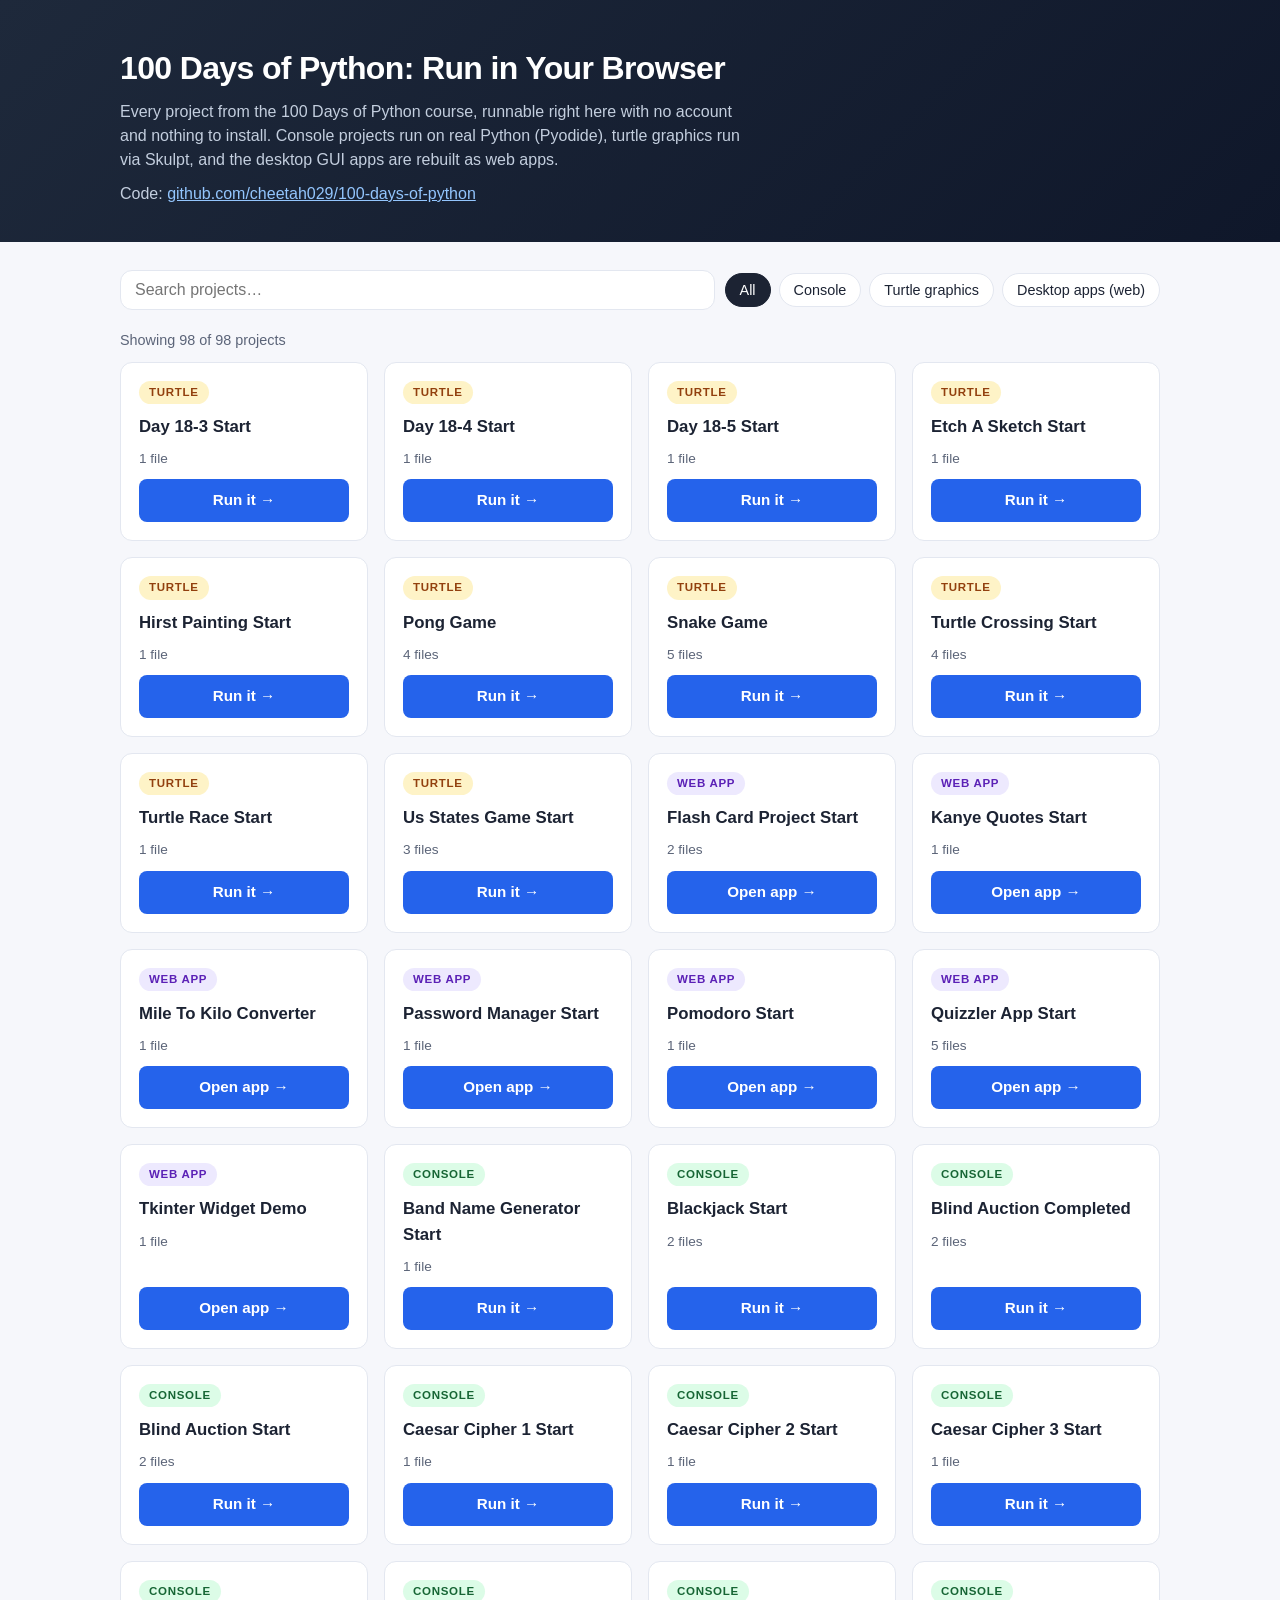
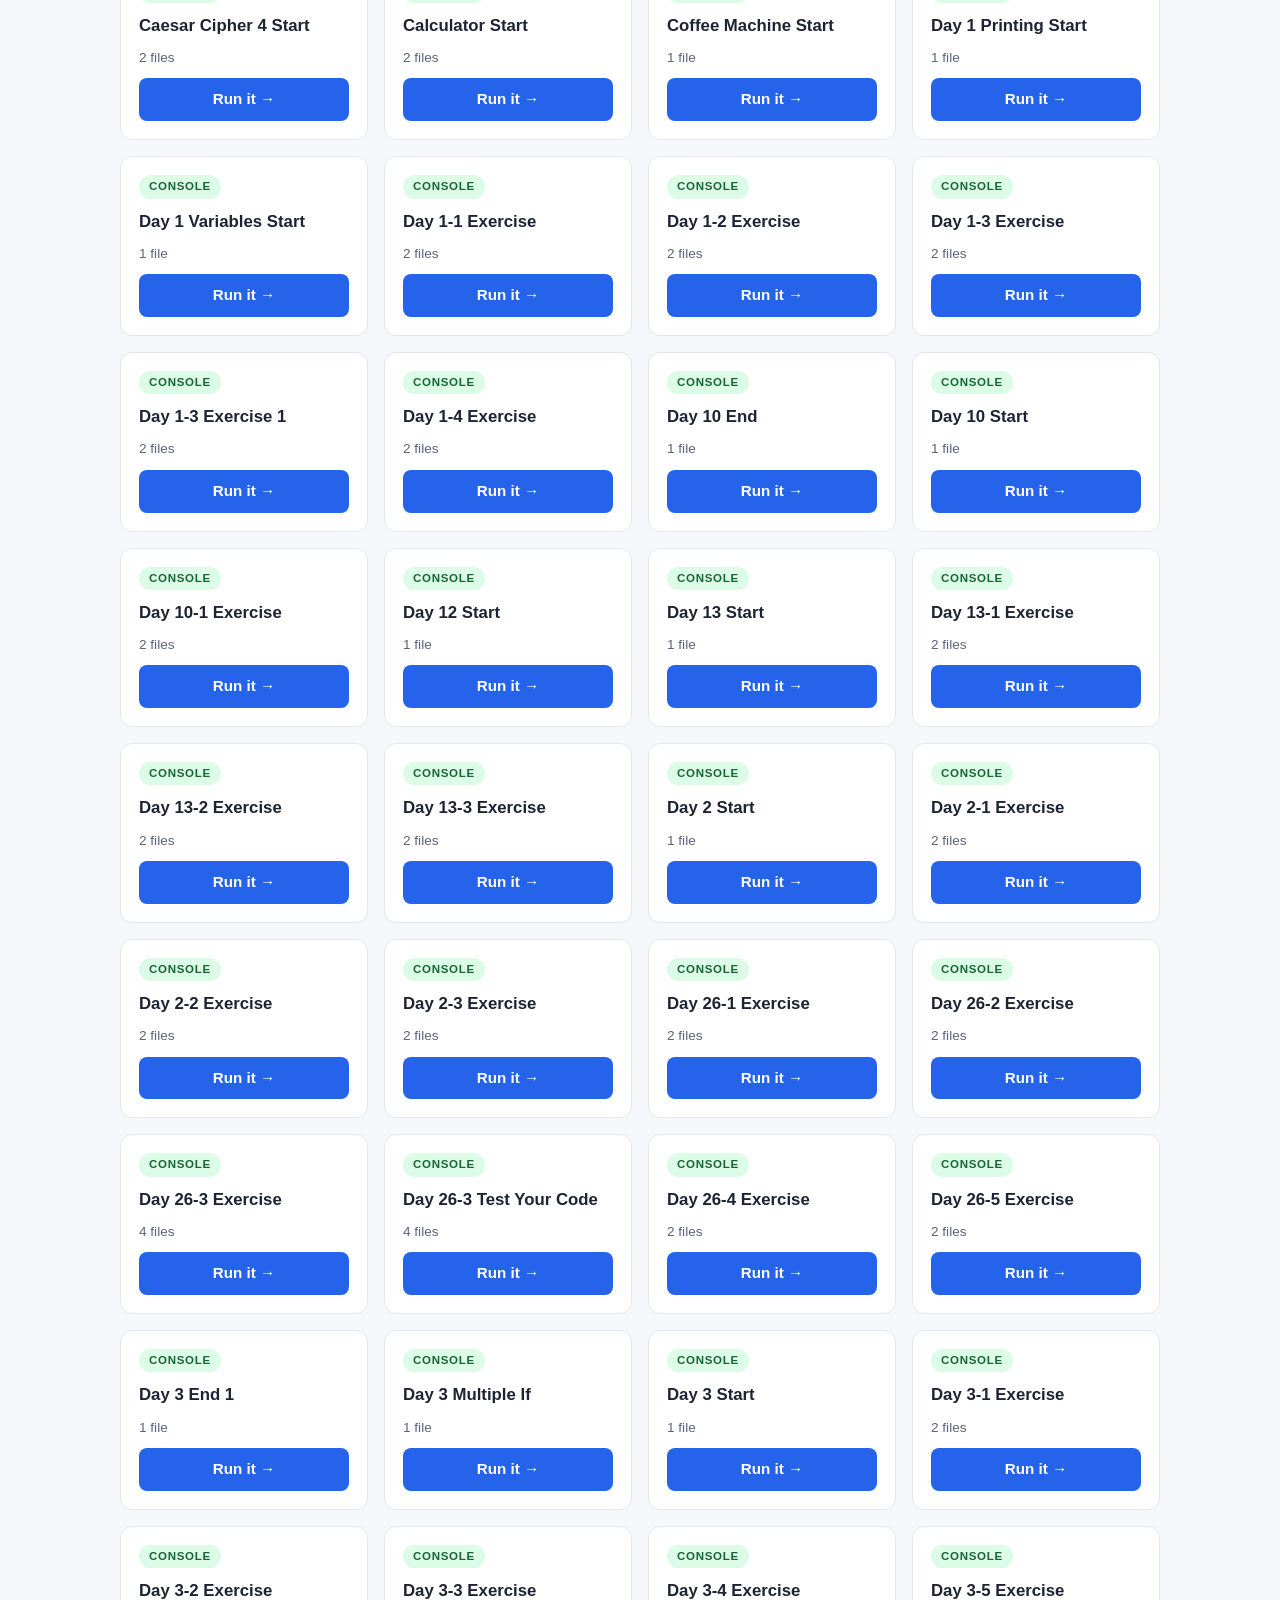
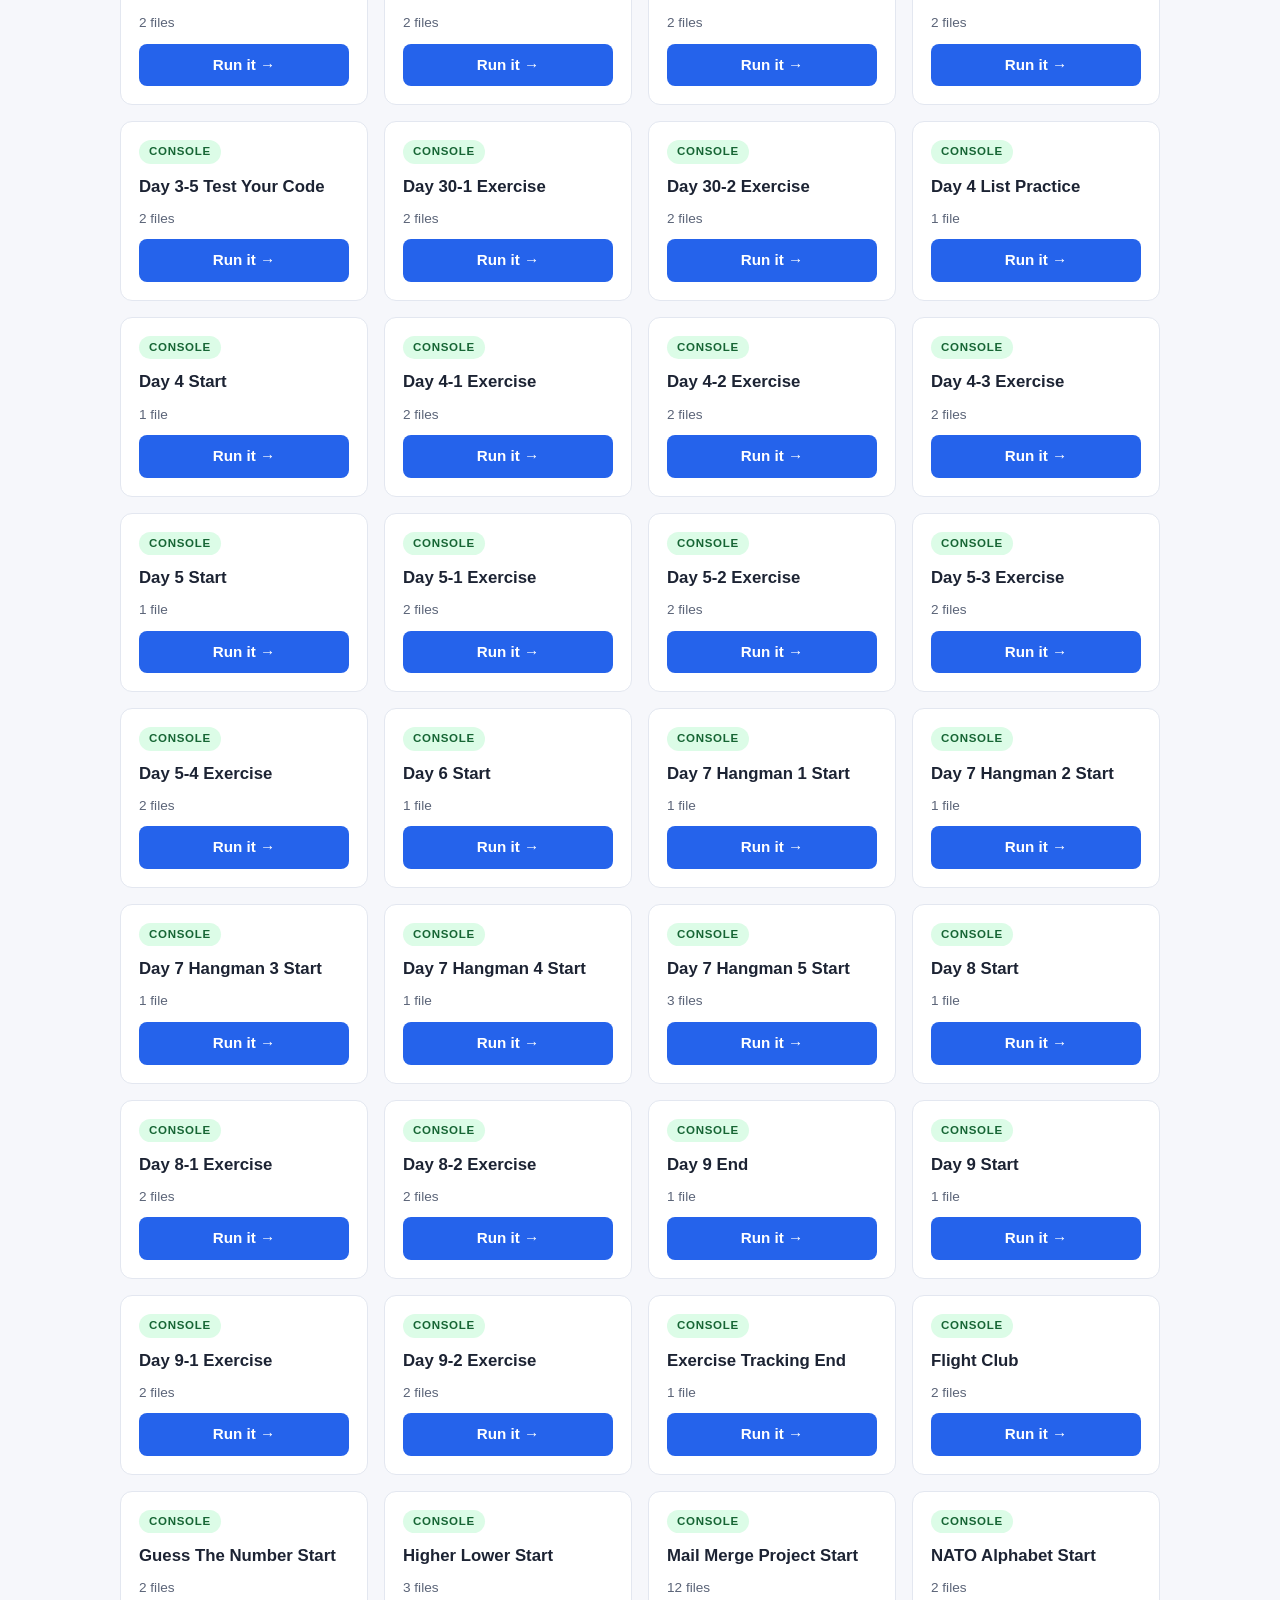
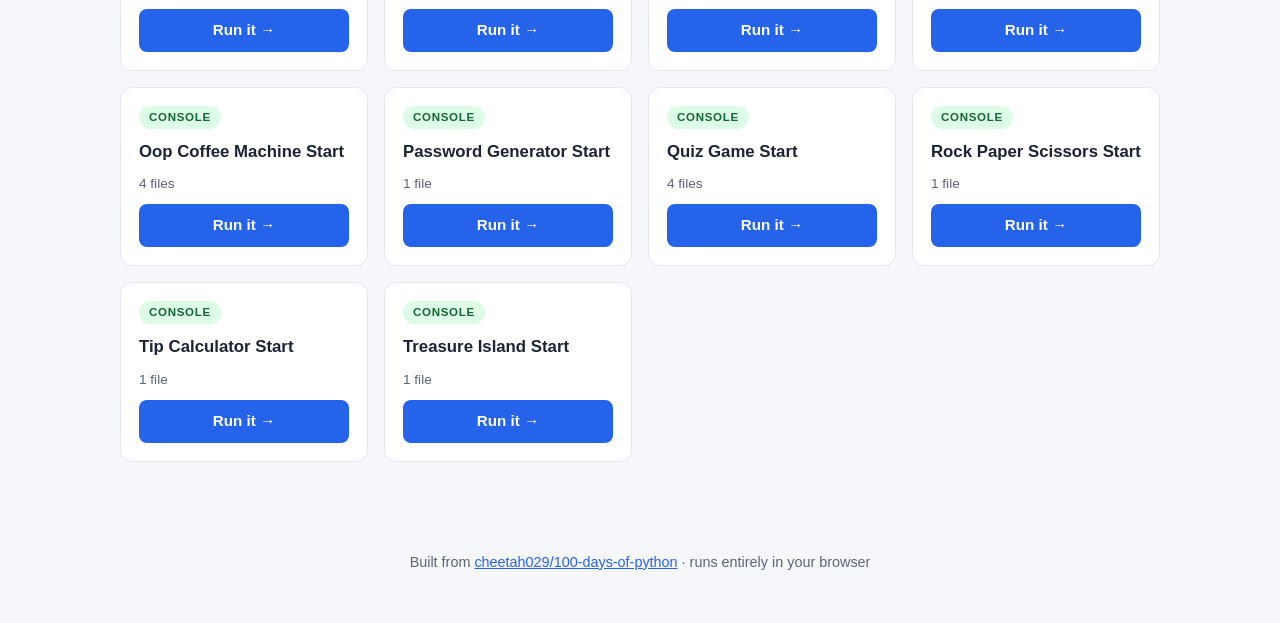
<file: docs/index.html>
<!DOCTYPE html>
<html lang="en">
<head>
<meta charset="UTF-8">
<meta name="viewport" content="width=device-width, initial-scale=1.0">
<title>100 Days of Python: Run in Your Browser</title>
<link rel="stylesheet" href="styles.css">
</head>
<body>
<header class="site">
  <div class="wrap">
    <h1>100 Days of Python: Run in Your Browser</h1>
    <p>Every project from the 100 Days of Python course, runnable right here with no account and nothing to install. Console projects run on real Python (Pyodide), turtle graphics run via Skulpt, and the desktop GUI apps are rebuilt as web apps.</p>
    <p style="margin-top:10px">Code: <a href="https://github.com/cheetah029/100-days-of-python">github.com/cheetah029/100-days-of-python</a></p>
  </div>
</header>

<div class="wrap">
  <div class="toolbar">
    <input type="search" id="search" placeholder="Search projects…" aria-label="Search projects">
    <div class="filters" id="filters">
      <button data-type="all" class="active">All</button>
      <button data-type="console">Console</button>
      <button data-type="turtle">Turtle graphics</button>
      <button data-type="tkinter">Desktop apps (web)</button>
    </div>
  </div>
  <p class="status" id="count"></p>
  <div class="grid" id="grid"></div>
</div>

<footer class="site">
  <div class="wrap">
    Built from <a href="https://github.com/cheetah029/100-days-of-python">cheetah029/100-days-of-python</a> · runs entirely in your browser
  </div>
</footer>

<script>
const TYPE_LABEL = { console: "Console", turtle: "Turtle", tkinter: "Web app" };
let projects = [];
let activeFilter = "all";

async function load() {
  const res = await fetch("data/manifest.json");
  if (!res.ok) throw new Error("HTTP " + res.status);
  projects = await res.json();
  // Sort: turtle + tkinter showcases first, then alphabetical.
  const rank = { turtle: 0, tkinter: 1, console: 2 };
  projects.sort((a, b) => (rank[a.type] - rank[b.type]) || a.title.localeCompare(b.title));
  render();
  document.getElementById("search").addEventListener("input", render);
  document.getElementById("filters").addEventListener("click", (e) => {
    const btn = e.target.closest("button[data-type]");
    if (!btn) return;
    activeFilter = btn.dataset.type;
    document.querySelectorAll("#filters button").forEach(b => b.classList.toggle("active", b === btn));
    render();
  });
}

function targetFor(p) {
  return (p.app || p.type === "tkinter") ? `apps/${encodeURIComponent(p.slug)}/` : `run.html?slug=${encodeURIComponent(p.slug)}`;
}

function render() {
  const q = document.getElementById("search").value.trim().toLowerCase();
  const grid = document.getElementById("grid");
  const list = projects.filter(p =>
    (activeFilter === "all" || p.type === activeFilter) &&
    (!q || p.title.toLowerCase().includes(q) || p.slug.toLowerCase().includes(q))
  );
  document.getElementById("count").textContent =
    `Showing ${list.length} of ${projects.length} projects`;
  grid.innerHTML = "";
  for (const p of list) {
    const card = document.createElement("div");
    card.className = "card";
    const action = p.type === "tkinter" ? "Open app" : "Run it";
    card.innerHTML =
      `<span class="badge ${p.type}">${TYPE_LABEL[p.type]}</span>` +
      `<h3></h3>` +
      `<div class="meta">${p.files.length} file${p.files.length === 1 ? "" : "s"}</div>` +
      (p.type === "tkinter" && p.app === false
        ? `<span class="meta">Web version coming soon</span>`
        : `<a class="run-btn" href="${targetFor(p)}">${action} →</a>`);
    card.querySelector("h3").textContent = p.title;
    grid.appendChild(card);
  }
  if (!list.length) {
    grid.innerHTML = `<p class="status">No projects match. More are added as they are ported over.</p>`;
  }
}

load().catch(err => {
  document.getElementById("grid").innerHTML =
    `<p class="status">Could not load the project list. (This page needs to be served over http(s), e.g. GitHub Pages, because it won't work from file://.)</p>`;
  console.error(err);
});
</script>
</body>
</html>
</file>
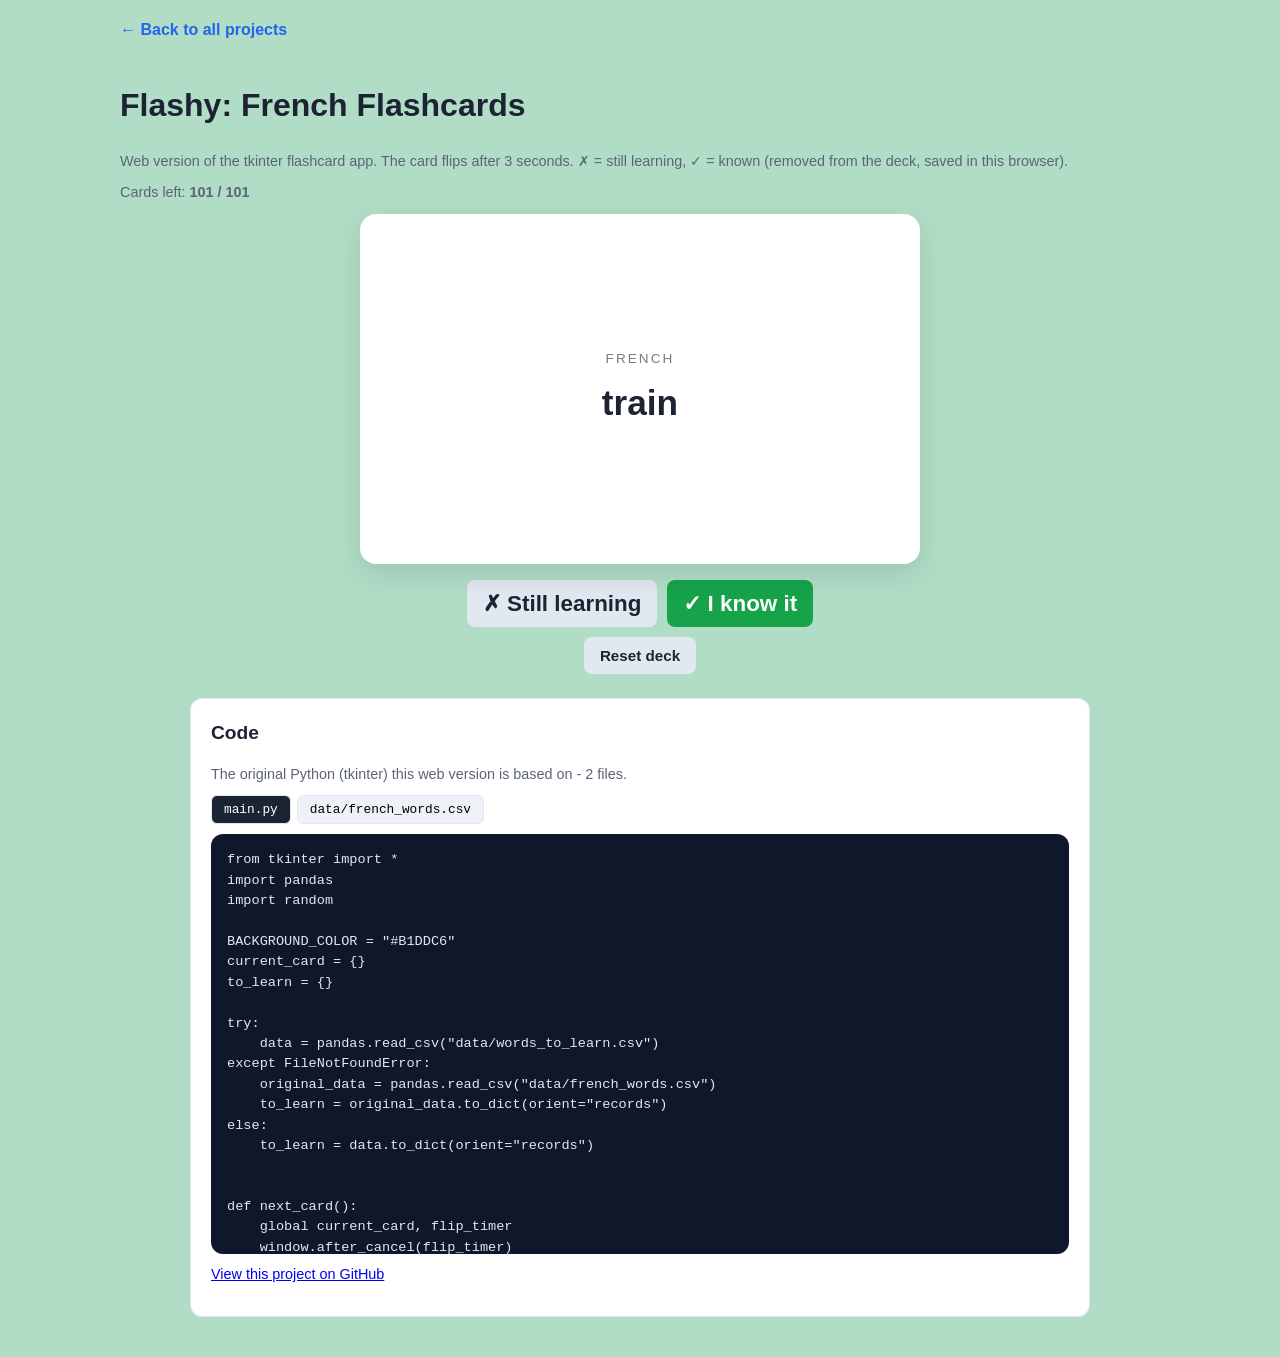
<file: docs/apps/flash-card-project-start/index.html>
<!DOCTYPE html>
<html lang="en">
<head>
<meta charset="UTF-8">
<meta name="viewport" content="width=device-width, initial-scale=1.0">
<title>Flashy: French Flashcards: 100 Days of Python</title>
<link rel="stylesheet" href="../../styles.css">
<style> body { background: #B1DDC6; } </style>
</head>
<body>
<div class="wrap">
  <a class="back-link" href="https://aarongu.com/">← Back to all projects</a>
  <h1>Flashy: French Flashcards</h1>
  <p class="status">Web version of the tkinter flashcard app. The card flips after 3 seconds. ✗ = still learning, ✓ = known (removed from the deck, saved in this browser).</p>
  <p class="status">Cards left: <strong id="left-count"></strong></p>

  <div class="flashcard" id="card">
    <div class="flashcard-inner">
      <div class="flashcard-face flashcard-front">
        <div class="lang" id="card-lang">French</div>
        <div class="word" id="card-word">…</div>
      </div>
      <div class="flashcard-face flashcard-back">
        <div class="lang">English</div>
        <div class="word" id="card-back-word">…</div>
      </div>
    </div>
  </div>

  <div class="row" style="justify-content:center">
    <button class="btn secondary" id="unknown-btn" style="font-size:1.4rem">✗ Still learning</button>
    <button class="btn" id="known-btn" style="font-size:1.4rem;background:var(--green)">✓ I know it</button>
  </div>
  <div class="row" style="justify-content:center;margin-top:10px">
    <button class="btn secondary" id="reset-deck">Reset deck</button>
  </div>
  <div style="height:40px"></div>
</div>
<script>
const WORDS = [{"f": "partie", "e": "part"}, {"f": "histoire", "e": "history"}, {"f": "chercher", "e": "search"}, {"f": "seulement", "e": "only"}, {"f": "police", "e": "police"}, {"f": "pensais", "e": "thought"}, {"f": "aide", "e": "help"}, {"f": "demande", "e": "request"}, {"f": "genre", "e": "kind"}, {"f": "mois", "e": "month"}, {"f": "frère", "e": "brother"}, {"f": "laisser", "e": "let"}, {"f": "car", "e": "because"}, {"f": "mettre", "e": "to put"}, {"f": "aucun", "e": "no"}, {"f": "laisse", "e": "leash"}, {"f": "eux", "e": "them"}, {"f": "ville", "e": "city"}, {"f": "chaque", "e": "each"}, {"f": "parlé", "e": "speak"}, {"f": "arrivé", "e": "come"}, {"f": "devrait", "e": "should"}, {"f": "bébé", "e": "baby"}, {"f": "longtemps", "e": "long time"}, {"f": "heures", "e": "hours"}, {"f": "vont", "e": "will"}, {"f": "pendant", "e": "while"}, {"f": "revoir", "e": "meet again"}, {"f": "aucune", "e": "any"}, {"f": "place", "e": "square"}, {"f": "parle", "e": "speak"}, {"f": "compris", "e": "understood"}, {"f": "savais", "e": "knew"}, {"f": "étaient", "e": "were"}, {"f": "attention", "e": "Warning"}, {"f": "voici", "e": "here is"}, {"f": "pourrais", "e": "could"}, {"f": "affaire", "e": "case"}, {"f": "donner", "e": "give"}, {"f": "type", "e": "type"}, {"f": "leurs", "e": "their"}, {"f": "donné", "e": "given"}, {"f": "train", "e": "train"}, {"f": "corps", "e": "body"}, {"f": "endroit", "e": "place"}, {"f": "yeux", "e": "eyes"}, {"f": "façon", "e": "way"}, {"f": "écoute", "e": "listen"}, {"f": "dont", "e": "whose"}, {"f": "trouve", "e": "find"}, {"f": "premier", "e": "first"}, {"f": "perdu", "e": "lost"}, {"f": "main", "e": "hand"}, {"f": "première", "e": "first"}, {"f": "côté", "e": "side"}, {"f": "pouvoir", "e": "power"}, {"f": "vieux", "e": "old"}, {"f": "sois", "e": "be"}, {"f": "tiens", "e": "here"}, {"f": "matin", "e": "morning"}, {"f": "tellement", "e": "so much"}, {"f": "enfant", "e": "child"}, {"f": "point", "e": "point"}, {"f": "venu", "e": "came"}, {"f": "suite", "e": "after"}, {"f": "pardon", "e": "sorry"}, {"f": "venez", "e": "come"}, {"f": "devant", "e": "in front of"}, {"f": "vers", "e": "towards"}, {"f": "minutes", "e": "minutes"}, {"f": "demandé", "e": "request"}, {"f": "chambre", "e": "bedroom"}, {"f": "mis", "e": "placed"}, {"f": "belle", "e": "beautiful"}, {"f": "droit", "e": "law"}, {"f": "aimerais", "e": "would like to"}, {"f": "aujourd'hui", "e": "today"}, {"f": "mari", "e": "husband"}, {"f": "cause", "e": "cause"}, {"f": "enfin", "e": "finally"}, {"f": "espère", "e": "hope"}, {"f": "eau", "e": "water"}, {"f": "attendez", "e": "Wait"}, {"f": "parti", "e": "left"}, {"f": "nouvelle", "e": "new"}, {"f": "boulot", "e": "job"}, {"f": "arrêter", "e": "Stop"}, {"f": "dirait", "e": "would say"}, {"f": "terre", "e": "Earth"}, {"f": "compte", "e": "account"}, {"f": "donne", "e": "given"}, {"f": "loin", "e": "far"}, {"f": "fin", "e": "end"}, {"f": "croire", "e": "believe"}, {"f": "chérie", "e": "sweetheart"}, {"f": "gros", "e": "large"}, {"f": "plutôt", "e": "rather"}, {"f": "aura", "e": "will have"}, {"f": "filles", "e": "girls"}, {"f": "jouer", "e": "to play"}, {"f": "bureau", "e": "office"}];

const STORE_KEY = "flashy-words-to-learn-v1";
let toLearn = loadDeck();
let currentCard = null;
let flipTimer = null;

function loadDeck() {
  try {
    const saved = JSON.parse(localStorage.getItem(STORE_KEY));
    if (Array.isArray(saved) && saved.length) return saved;
  } catch (e) {}
  return WORDS.slice();
}

function saveDeck() {
  localStorage.setItem(STORE_KEY, JSON.stringify(toLearn));
}

function updateCount() {
  document.getElementById("left-count").textContent = `${toLearn.length} / ${WORDS.length}`;
}

// Matches "transition: transform 0.5s" on .flashcard-inner in styles.css.
const FLIP_MS = 500;

function nextCard() {
  clearTimeout(flipTimer);
  const cardEl = document.getElementById("card");
  // If the card is still showing its English side, turn it back BEFORE writing
  // the next word. Filling the faces first meant the back face was already
  // showing the next card's English while it turned, so you saw the answer for
  // the length of the flip.
  const wasFlipped = cardEl.classList.contains("flipped");
  cardEl.classList.remove("flipped");

  const show = () => {
    if (!toLearn.length) {
      document.getElementById("card-word").textContent = "Done! 🎉";
      document.getElementById("card-lang").textContent = "";
      document.getElementById("card-back-word").textContent = "You know all the words.";
      updateCount();
      return;
    }
    currentCard = toLearn[Math.floor(Math.random() * toLearn.length)];
    document.getElementById("card-lang").textContent = "French";
    document.getElementById("card-word").textContent = currentCard.f;
    document.getElementById("card-back-word").textContent = currentCard.e;
    flipTimer = setTimeout(() => {
      document.getElementById("card").classList.add("flipped");
    }, 3000);
    updateCount();
  };

  if (wasFlipped) flipTimer = setTimeout(show, FLIP_MS);
  else show();
}

document.getElementById("unknown-btn").addEventListener("click", nextCard);
document.getElementById("known-btn").addEventListener("click", () => {
  const i = toLearn.indexOf(currentCard);
  if (i > -1) toLearn.splice(i, 1);
  saveDeck();
  nextCard();
});
document.getElementById("reset-deck").addEventListener("click", () => {
  toLearn = WORDS.slice();
  saveDeck();
  nextCard();
});
document.getElementById("card").addEventListener("click", () => {
  document.getElementById("card").classList.toggle("flipped");
});

nextCard();
</script>
<script src="../code-panel.js" data-slug="flash-card-project-start"></script>
</body>
</html>
</file>
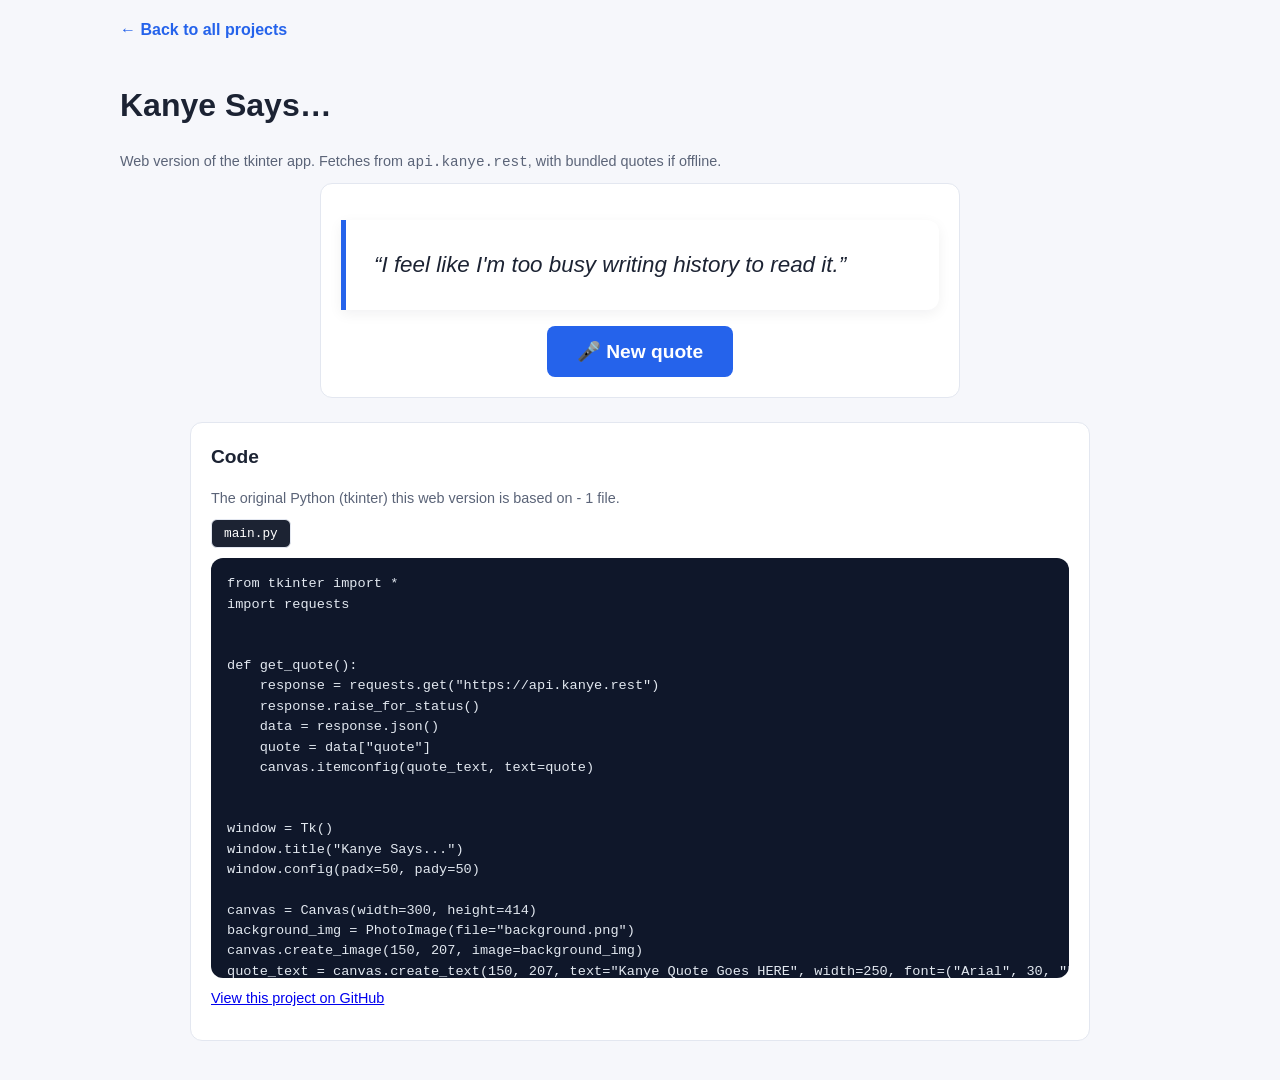
<file: docs/apps/kanye-quotes-start/index.html>
<!DOCTYPE html>
<html lang="en">
<head>
<meta charset="UTF-8">
<meta name="viewport" content="width=device-width, initial-scale=1.0">
<title>Kanye Says…: 100 Days of Python</title>
<link rel="stylesheet" href="../../styles.css">
</head>
<body>
<div class="wrap">
  <a class="back-link" href="https://aarongu.com/">← Back to all projects</a>
  <h1>Kanye Says…</h1>
  <p class="status">Web version of the tkinter app. Fetches from <code>api.kanye.rest</code>, with bundled quotes if offline.</p>
  <div class="panel" style="max-width:640px;margin:0 auto;text-align:center">
    <div class="quote-box" id="quote" style="text-align:left">Kanye Quote Goes HERE</div>
    <button class="btn" id="new-quote" style="font-size:1.2rem;padding:14px 30px">🎤 New quote</button>
  </div>
  <div style="height:40px"></div>
</div>
<script>
const FALLBACK = [
  "I am the number one human being in music. That means any person that is living or breathing is number two.",
  "My greatest pain in life is that I will never be able to see myself perform live.",
  "I feel like I'm too busy writing history to read it.",
  "I am Warhol. I am the number one most impactful artist of our generation.",
  "If you have the opportunity to play this game of life you need to appreciate every moment.",
  "People always say that you can't please everybody. I think that's a cop-out.",
  "I refuse to accept other people's ideas of happiness for me. As if there's a one size fits all standard for happiness.",
  "Keep your nose out the sky, keep your heart to god, and keep your face to the rising sun.",
  "I still think I am the greatest.",
  "For me, money is not my definition of success. Inspiring people is a definition of success.",
  "I love sleep; it's my favorite.",
  "The world is our office."
];

const quoteEl = document.getElementById("quote");
const btn = document.getElementById("new-quote");

async function getQuote() {
  btn.disabled = true;
  try {
    const res = await fetch("https://api.kanye.rest/");
    if (!res.ok) throw new Error("bad status");
    const data = await res.json();
    if (!data.quote) throw new Error("bad payload");
    quoteEl.textContent = "\u201C" + data.quote + "\u201D";
  } catch (e) {
    quoteEl.textContent = "\u201C" + FALLBACK[Math.floor(Math.random() * FALLBACK.length)] + "\u201D";
  } finally {
    btn.disabled = false;
  }
}

btn.addEventListener("click", getQuote);
getQuote();
</script>
<script src="../code-panel.js" data-slug="kanye-quotes-start"></script>
</body>
</html>
</file>
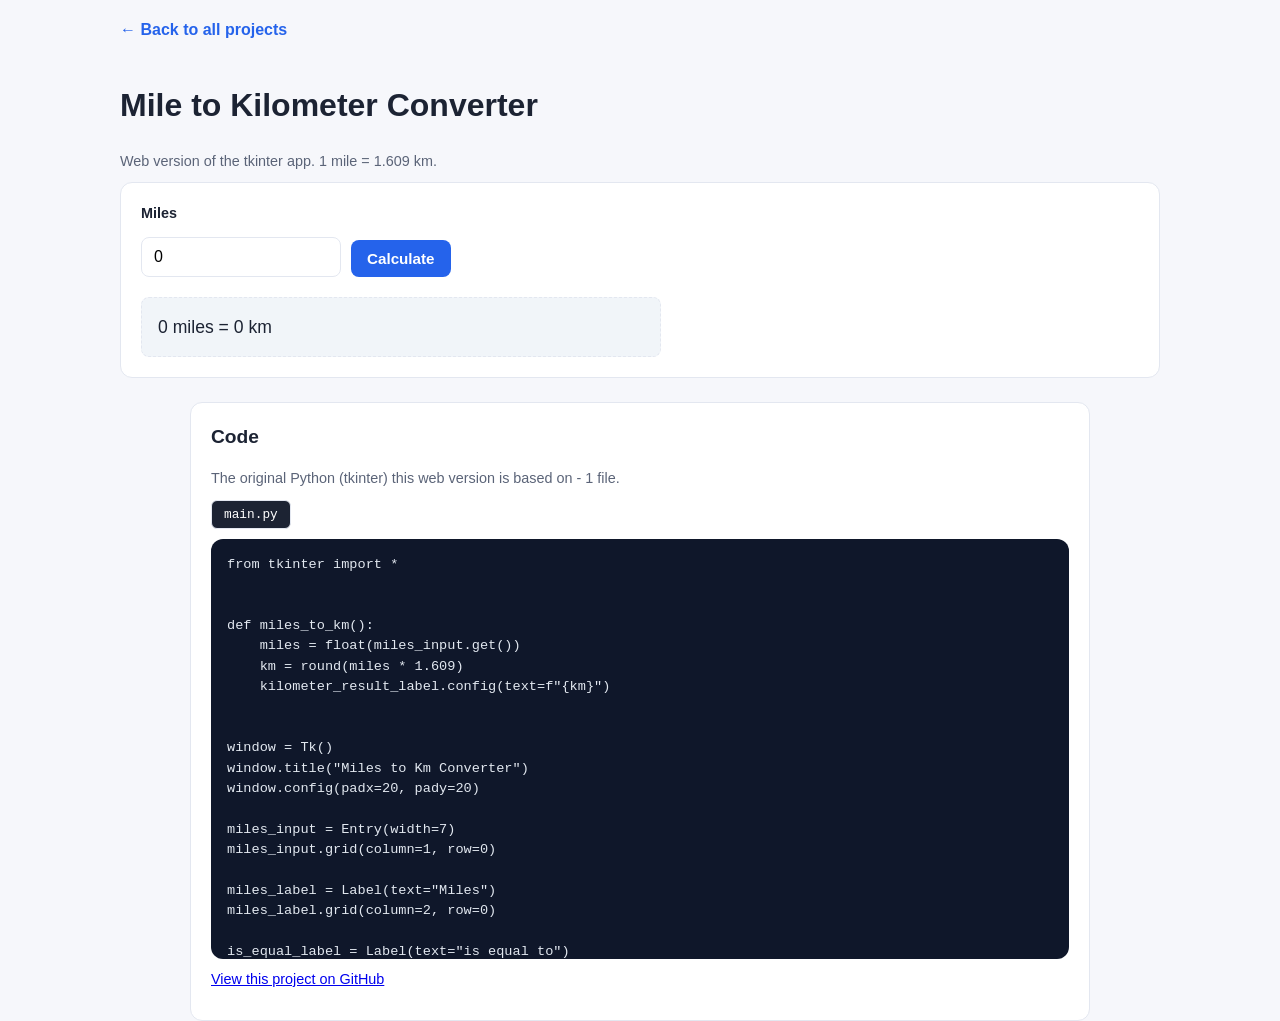
<file: docs/apps/mile-to-kilo-converter/index.html>
<!DOCTYPE html>
<html lang="en">
<head>
<meta charset="UTF-8">
<meta name="viewport" content="width=device-width, initial-scale=1.0">
<title>Mile to Kilometer Converter: 100 Days of Python</title>
<link rel="stylesheet" href="../../styles.css">
</head>
<body>
<div class="wrap">
  <a class="back-link" href="https://aarongu.com/">← Back to all projects</a>
  <h1>Mile to Kilometer Converter</h1>
  <p class="status">Web version of the tkinter app. 1 mile = 1.609 km.</p>
  <div class="panel">
    <div class="app-form">
      <label for="miles">Miles</label>
      <div class="row">
        <input type="number" id="miles" value="0" step="any" style="max-width:200px">
        <button class="btn" id="calc">Calculate</button>
      </div>
      <div class="result-box" id="result">0 miles = 0 km</div>
    </div>
  </div>
</div>
<script>
const MILES_TO_KM = 1.609;
const milesInput = document.getElementById("miles");
const result = document.getElementById("result");
function convert() {
  const miles = parseFloat(milesInput.value);
  if (isNaN(miles)) { result.textContent = "Please enter a number."; return; }
  const km = Math.round(miles * MILES_TO_KM);
  result.textContent = `${miles} miles = ${km} km`;
}
document.getElementById("calc").addEventListener("click", convert);
milesInput.addEventListener("keydown", (e) => { if (e.key === "Enter") convert(); });
convert();
</script>
<script src="../code-panel.js" data-slug="mile-to-kilo-converter"></script>
</body>
</html>
</file>
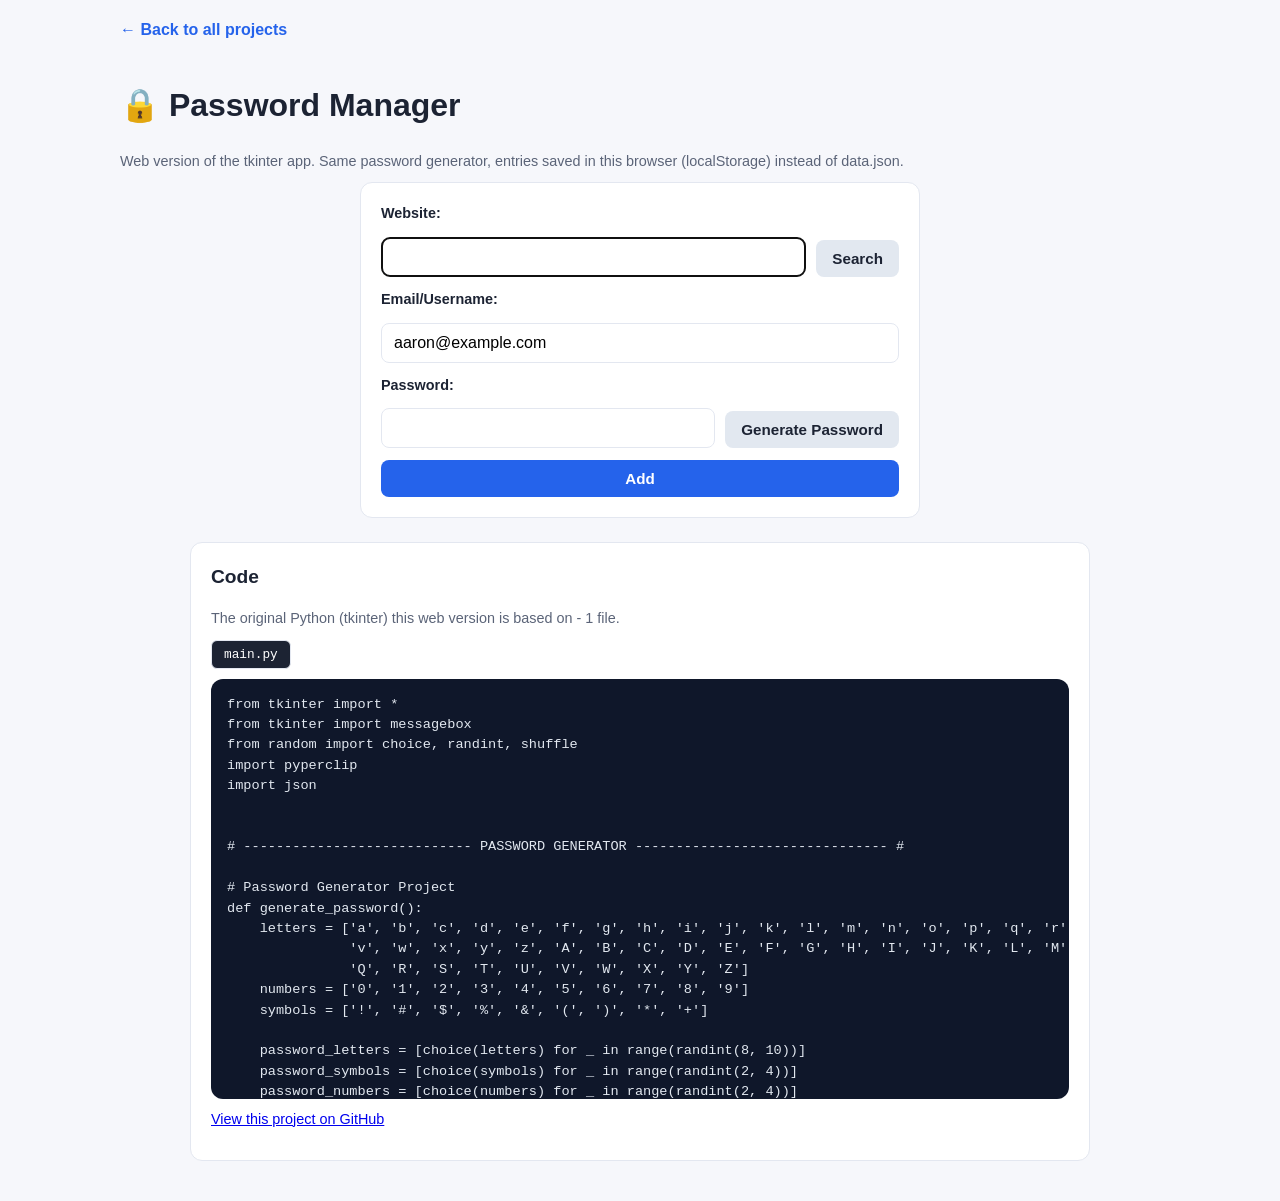
<file: docs/apps/password-manager-start/index.html>
<!DOCTYPE html>
<html lang="en">
<head>
<meta charset="UTF-8">
<meta name="viewport" content="width=device-width, initial-scale=1.0">
<title>Password Manager: 100 Days of Python</title>
<link rel="stylesheet" href="../../styles.css">
</head>
<body>
<div class="wrap">
  <a class="back-link" href="https://aarongu.com/">← Back to all projects</a>
  <h1>🔒 Password Manager</h1>
  <p class="status">Web version of the tkinter app. Same password generator, entries saved in this browser (localStorage) instead of data.json.</p>
  <div class="panel" style="max-width:560px;margin:0 auto">
    <div class="app-form">
      <label for="website">Website:</label>
      <div class="row">
        <input type="text" id="website" style="flex:1" autocomplete="off">
        <button class="btn secondary" id="search-btn">Search</button>
      </div>
      <label for="email">Email/Username:</label>
      <input type="text" id="email" value="aaron@example.com" autocomplete="off">
      <label for="password">Password:</label>
      <div class="row">
        <input type="text" id="password" style="flex:1" autocomplete="off">
        <button class="btn secondary" id="generate-btn">Generate Password</button>
      </div>
      <button class="btn" id="add-btn">Add</button>
      <div class="result-box" id="message" style="display:none"></div>
    </div>
  </div>
  <div style="height:40px"></div>
</div>
<script>
// Same generator as the original (main.py): 8-10 letters, 2-4 symbols, 2-4 numbers, shuffled.
const LETTERS = "abcdefghijklmnopqrstuvwxyzABCDEFGHIJKLMNOPQRSTUVWXYZ".split("");
const NUMBERS = "0123456789".split("");
const SYMBOLS = ["!", "#", "$", "%", "&", "(", ")", "*", "+"];
const STORE_KEY = "password-manager-data-v1";

const websiteEl = document.getElementById("website");
const emailEl = document.getElementById("email");
const passwordEl = document.getElementById("password");
const messageEl = document.getElementById("message");

function showMessage(text) {
  messageEl.style.display = "block";
  messageEl.textContent = text;
}
function loadData() {
  try { return JSON.parse(localStorage.getItem(STORE_KEY)) || {}; }
  catch (e) { return {}; }
}
function saveData(d) { localStorage.setItem(STORE_KEY, JSON.stringify(d)); }

function randInt(a, b) { return a + Math.floor(Math.random() * (b - a + 1)); }
function pick(arr) { return arr[Math.floor(Math.random() * arr.length)]; }

function generatePassword() {
  const pwLetters = Array.from({ length: randInt(8, 10) }, () => pick(LETTERS));
  const pwSymbols = Array.from({ length: randInt(2, 4) }, () => pick(SYMBOLS));
  const pwNumbers = Array.from({ length: randInt(2, 4) }, () => pick(NUMBERS));
  const list = pwLetters.concat(pwSymbols, pwNumbers);
  for (let i = list.length - 1; i > 0; i--) {
    const j = Math.floor(Math.random() * (i + 1));
    [list[i], list[j]] = [list[j], list[i]];
  }
  const password = list.join("");
  passwordEl.value = password;
  navigator.clipboard.writeText(password).catch(() => {});
  showMessage("Password generated and copied to clipboard.");
}

function save() {
  const website = websiteEl.value.trim();
  const email = emailEl.value.trim();
  const password = passwordEl.value;
  if (!website || !email || !password) {
    showMessage("Oops, please make sure you haven't left any fields empty.");
    return;
  }
  const data = loadData();
  data[website] = { email, password };
  saveData(data);
  showMessage(`Success: added ${website} to the data store.`);
  websiteEl.value = "";
  passwordEl.value = "";
  websiteEl.focus();
}

function findPassword() {
  const website = websiteEl.value.trim();
  const data = loadData();
  if (!Object.keys(data).length) {
    showMessage("Error: no data file found.");
    return;
  }
  if (website in data) {
    showMessage(`${website}\nEmail: ${data[website].email}\nPassword: ${data[website].password}`);
  } else {
    showMessage(`Error: no details for ${website} exist.`);
  }
}

document.getElementById("generate-btn").addEventListener("click", generatePassword);
document.getElementById("add-btn").addEventListener("click", save);
document.getElementById("search-btn").addEventListener("click", findPassword);
websiteEl.focus();
</script>
<script src="../code-panel.js" data-slug="password-manager-start"></script>
</body>
</html>
</file>
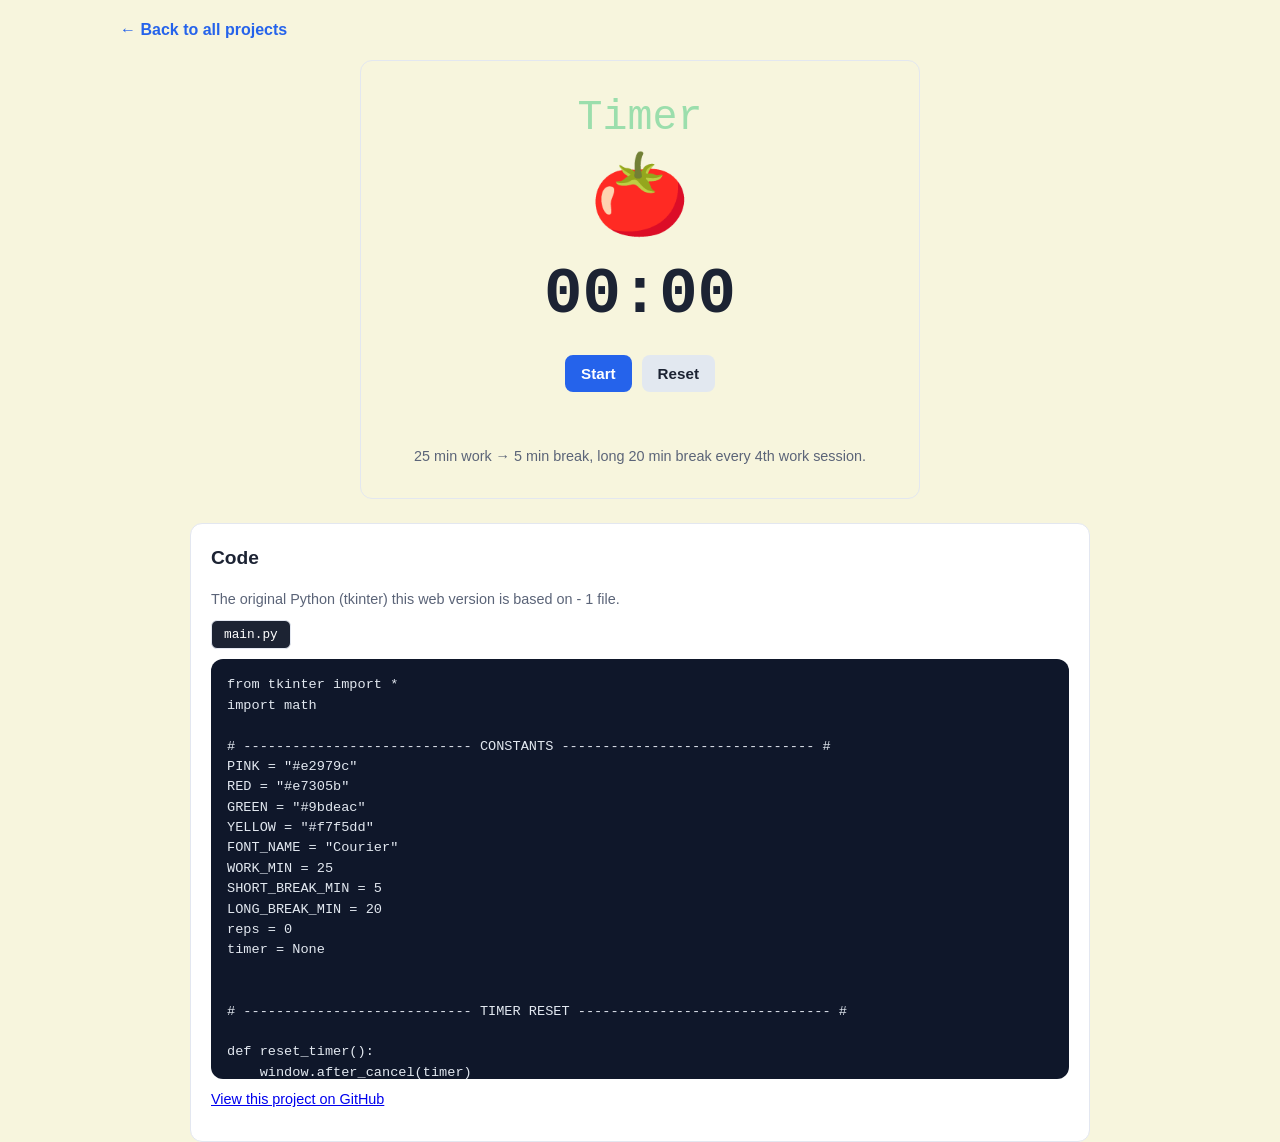
<file: docs/apps/pomodoro-start/index.html>
<!DOCTYPE html>
<html lang="en">
<head>
<meta charset="UTF-8">
<meta name="viewport" content="width=device-width, initial-scale=1.0">
<title>Pomodoro: 100 Days of Python</title>
<link rel="stylesheet" href="../../styles.css">
<style>
  body { background: #f7f5dd; }
  .pomo-title { text-align: center; font-family: Courier, monospace; font-size: 2.6rem; margin: 6px 0; color: #9bdeac; }
  .tomato { text-align: center; font-size: 5rem; line-height: 1; }
</style>
</head>
<body>
<div class="wrap">
  <a class="back-link" href="https://aarongu.com/">← Back to all projects</a>
  <div class="panel" style="max-width:560px;margin:0 auto;background:#f7f5dd">
    <div class="pomo-title" id="title-label">Timer</div>
    <div class="tomato">🍅</div>
    <div class="timer-display" id="timer-text" style="color:#1c2333">00:00</div>
    <div class="row" style="justify-content:center;margin:12px 0">
      <button class="btn" id="start-btn">Start</button>
      <button class="btn secondary" id="reset-btn">Reset</button>
    </div>
    <div class="checkmarks" id="check-marks"></div>
    <p class="status" style="text-align:center">25 min work → 5 min break, long 20 min break every 4th work session.</p>
  </div>
</div>
<script>
// Faithful port of the tkinter Pomodoro (main.py):
// WORK_MIN=25, SHORT_BREAK_MIN=5, LONG_BREAK_MIN=20.
// reps increments each session; rep 8,16.. = long break; even reps = short break; odd = work.
const PINK = "#e2979c", RED = "#e7305b", GREEN = "#9bdeac";
const WORK_SECS = 25 * 60, SHORT_BREAK_SECS = 5 * 60, LONG_BREAK_SECS = 20 * 60;

let reps = 0;
let timerId = null;
const titleLabel = document.getElementById("title-label");
const timerText = document.getElementById("timer-text");
const checkMarks = document.getElementById("check-marks");

function fmt(count) {
  const m = Math.floor(count / 60);
  const s = count % 60;
  return `${m}:${s < 10 ? "0" + s : s}`;
}

function countDown(count) {
  timerText.textContent = fmt(count);
  if (count > 0) {
    timerId = setTimeout(() => countDown(count - 1), 1000);
  } else {
    startTimer();
    const workSessions = Math.floor(reps / 2);
    checkMarks.textContent = "✔".repeat(workSessions);
  }
}

function startTimer() {
  reps += 1;
  if (reps % 8 === 0) {
    titleLabel.textContent = "Break"; titleLabel.style.color = RED;
    countDown(LONG_BREAK_SECS);
  } else if (reps % 2 === 0) {
    titleLabel.textContent = "Break"; titleLabel.style.color = PINK;
    countDown(SHORT_BREAK_SECS);
  } else {
    titleLabel.textContent = "Work"; titleLabel.style.color = GREEN;
    countDown(WORK_SECS);
  }
}

function resetTimer() {
  clearTimeout(timerId);
  timerId = null;
  timerText.textContent = "00:00";
  titleLabel.textContent = "Timer";
  titleLabel.style.color = GREEN;
  checkMarks.textContent = "";
  reps = 0;
}

document.getElementById("start-btn").addEventListener("click", () => {
  if (timerId === null) startTimer();
});
document.getElementById("reset-btn").addEventListener("click", resetTimer);
</script>
<script src="../code-panel.js" data-slug="pomodoro-start"></script>
</body>
</html>
</file>
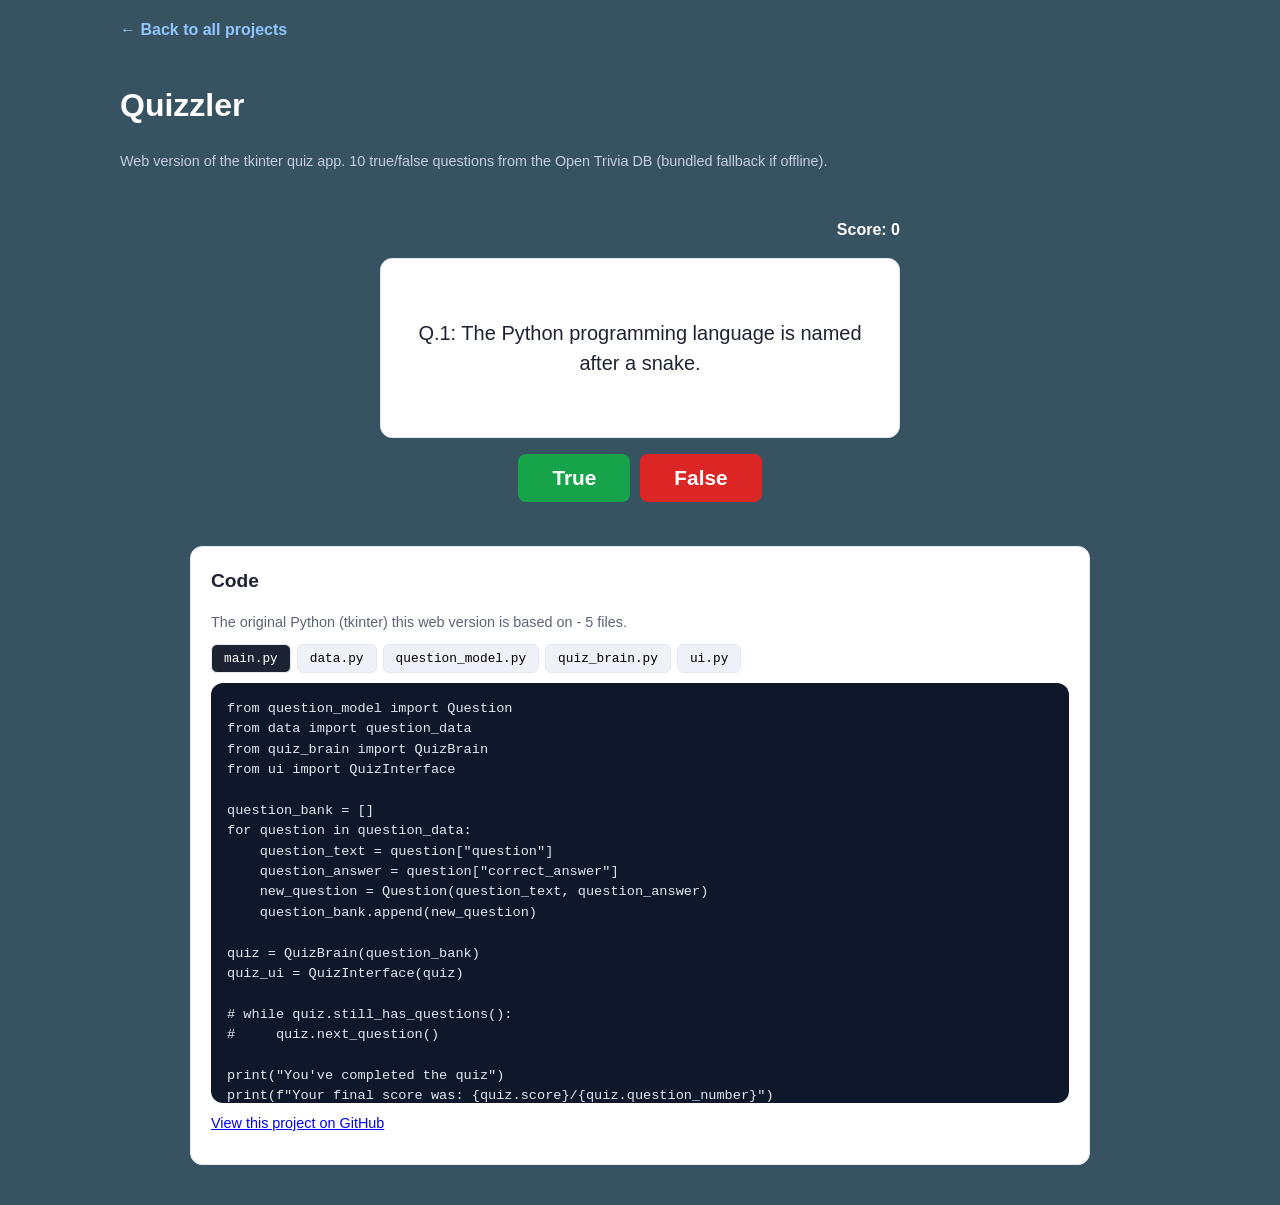
<file: docs/apps/quizzler-app-start/index.html>
<!DOCTYPE html>
<html lang="en">
<head>
<meta charset="UTF-8">
<meta name="viewport" content="width=device-width, initial-scale=1.0">
<title>Quizzler: 100 Days of Python</title>
<link rel="stylesheet" href="../../styles.css">
<style> body { background: #375362; color: #fff; } body .panel { background: transparent; border: none; } </style>
</head>
<body>
<div class="wrap">
  <a class="back-link" href="https://aarongu.com/" style="color:#93c5fd">← Back to all projects</a>
  <h1 style="color:#fff">Quizzler</h1>
  <p class="status" style="color:#c3cede">Web version of the tkinter quiz app. 10 true/false questions from the Open Trivia DB (bundled fallback if offline).</p>
  <div class="panel" style="max-width:560px;margin:0 auto">
    <p style="text-align:right;font-weight:700" id="score">Score: 0</p>
    <div class="quiz-card" id="quiz-card"><span id="question">Loading questions…</span></div>
    <div class="row" style="justify-content:center;margin-top:16px">
      <button class="btn" id="true-btn" style="font-size:1.3rem;padding:12px 34px;background:var(--green)">True</button>
      <button class="btn" id="false-btn" style="font-size:1.3rem;padding:12px 34px;background:#dc2626">False</button>
    </div>
  </div>
  <div style="height:40px"></div>
</div>
<script>
// Bundled fallback (same shape as Open Trivia DB boolean questions).
const FALLBACK = [
  { q: "The Python programming language is named after a snake.", a: "False" },
  { q: "HTML stands for HyperText Markup Language.", a: "True" },
  { q: "The Great Wall of China is visible from the Moon.", a: "False" },
  { q: "Light travels faster than sound.", a: "True" },
  { q: "There are 206 bones in the adult human body.", a: "True" },
  { q: "The capital of Australia is Sydney.", a: "False" },
  { q: "Water boils at 100 degrees Celsius at sea level.", a: "True" },
  { q: "The first computer programmer was Ada Lovelace.", a: "True" },
  { q: "Bats are blind.", a: "False" },
  { q: "The currency of Japan is the yuan.", a: "False" },
];

let questions = [], qIndex = 0, score = 0, accepting = false;
const card = document.getElementById("quiz-card");
const questionEl = document.getElementById("question");
const scoreEl = document.getElementById("score");
const trueBtn = document.getElementById("true-btn");
const falseBtn = document.getElementById("false-btn");

function decode(s) {
  const t = document.createElement("textarea");
  t.innerHTML = s;
  return t.value;
}

async function loadQuestions() {
  try {
    const res = await fetch("https://opentdb.com/api.php?amount=10&type=boolean");
    if (!res.ok) throw new Error("bad status");
    const data = await res.json();
    if (data.response_code !== 0 || !data.results.length) throw new Error("bad payload");
    questions = data.results.map(r => ({ q: decode(r.question), a: r.correct_answer }));
  } catch (e) {
    questions = FALLBACK.slice();
  }
  nextQuestion();
}

function setButtons(on) {
  trueBtn.disabled = falseBtn.disabled = !on;
  accepting = on;
}

function nextQuestion() {
  card.style.background = "#fff";
  card.classList.remove("answered");
  scoreEl.textContent = `Score: ${score}`;
  if (qIndex < questions.length) {
    questionEl.textContent = `Q.${qIndex + 1}: ${questions[qIndex].q}`;
    setButtons(true);
  } else {
    questionEl.textContent = `You've reached the end of the quiz. Final score: ${score}/${questions.length}`;
    setButtons(false);
  }
}

function answer(userAnswer) {
  if (!accepting) return;
  setButtons(false);
  const correct = questions[qIndex].a.toLowerCase() === userAnswer.toLowerCase();
  card.classList.add("answered");
  if (correct) { score++; card.style.background = "#16a34a"; }
  else { card.style.background = "#dc2626"; }
  qIndex++;
  setTimeout(nextQuestion, 1000);
}

trueBtn.addEventListener("click", () => answer("True"));
falseBtn.addEventListener("click", () => answer("False"));
loadQuestions();
</script>
<script src="../code-panel.js" data-slug="quizzler-app-start"></script>
</body>
</html>
</file>
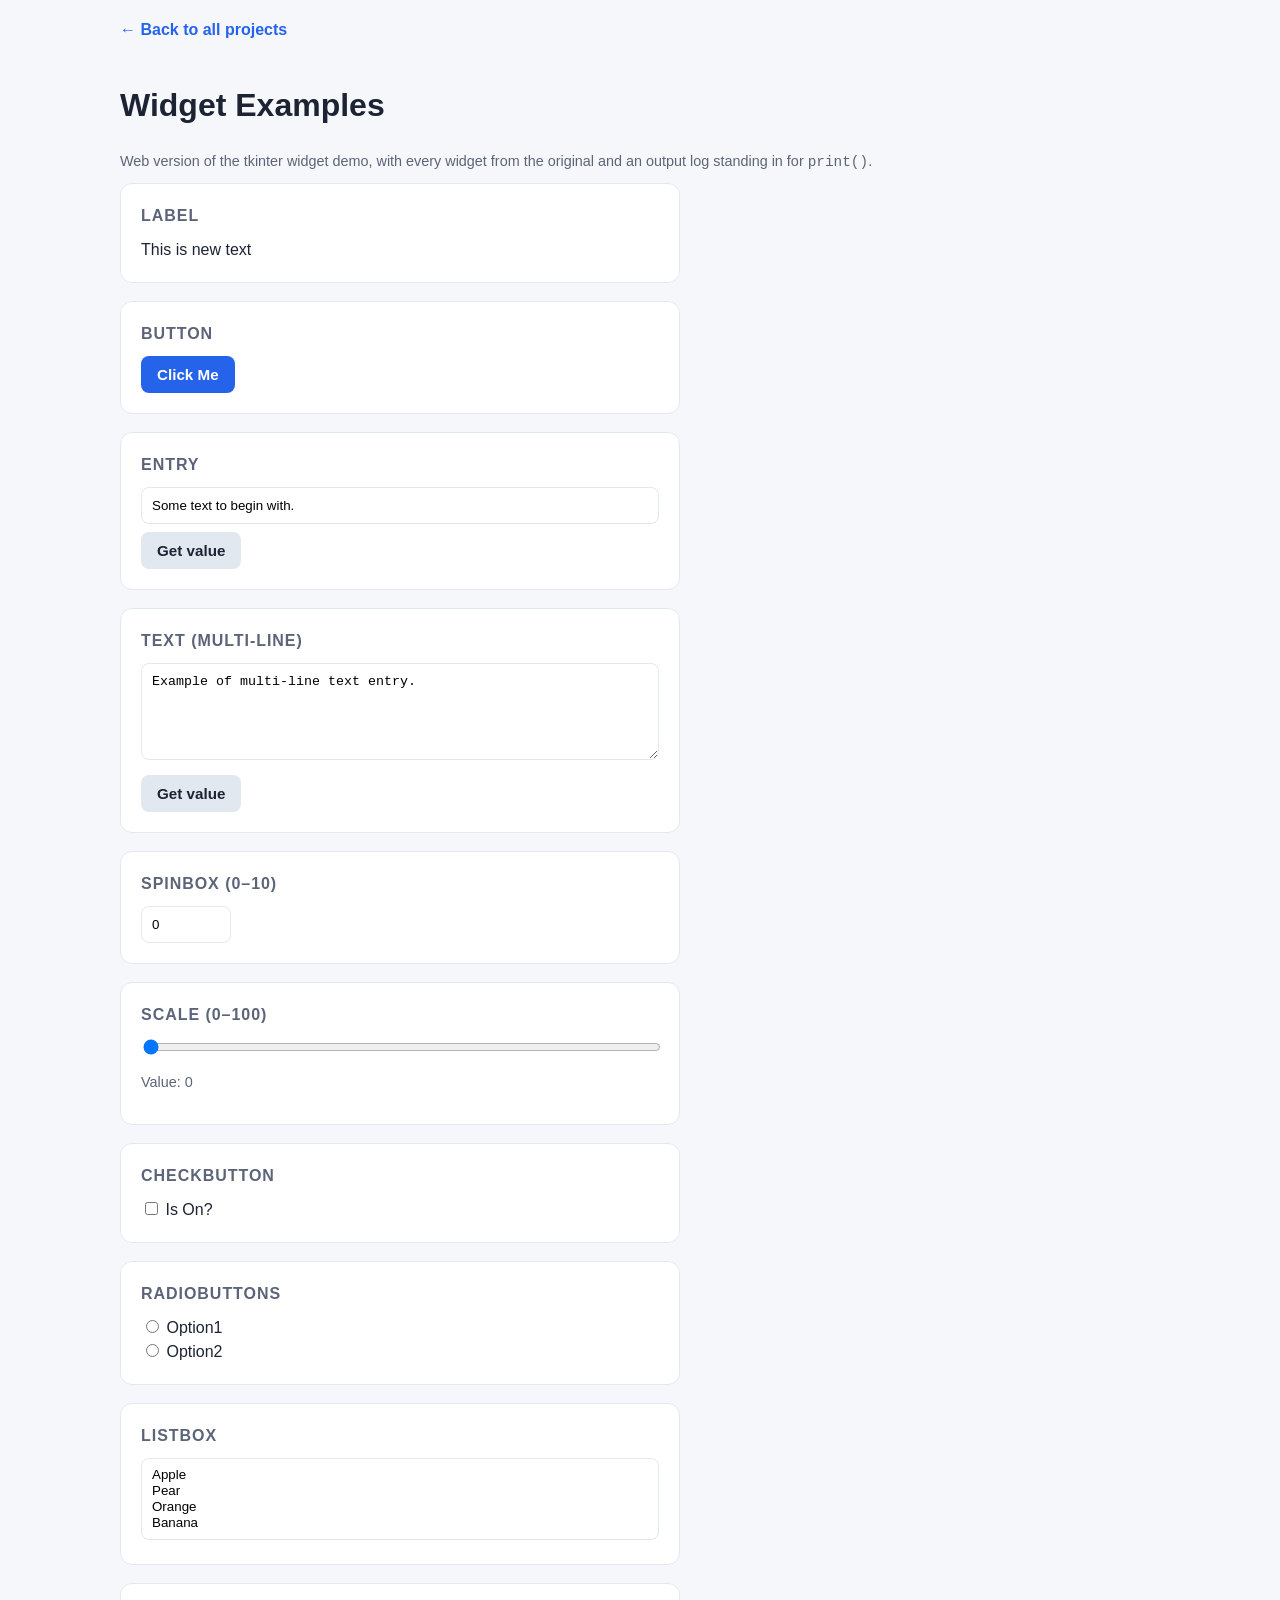
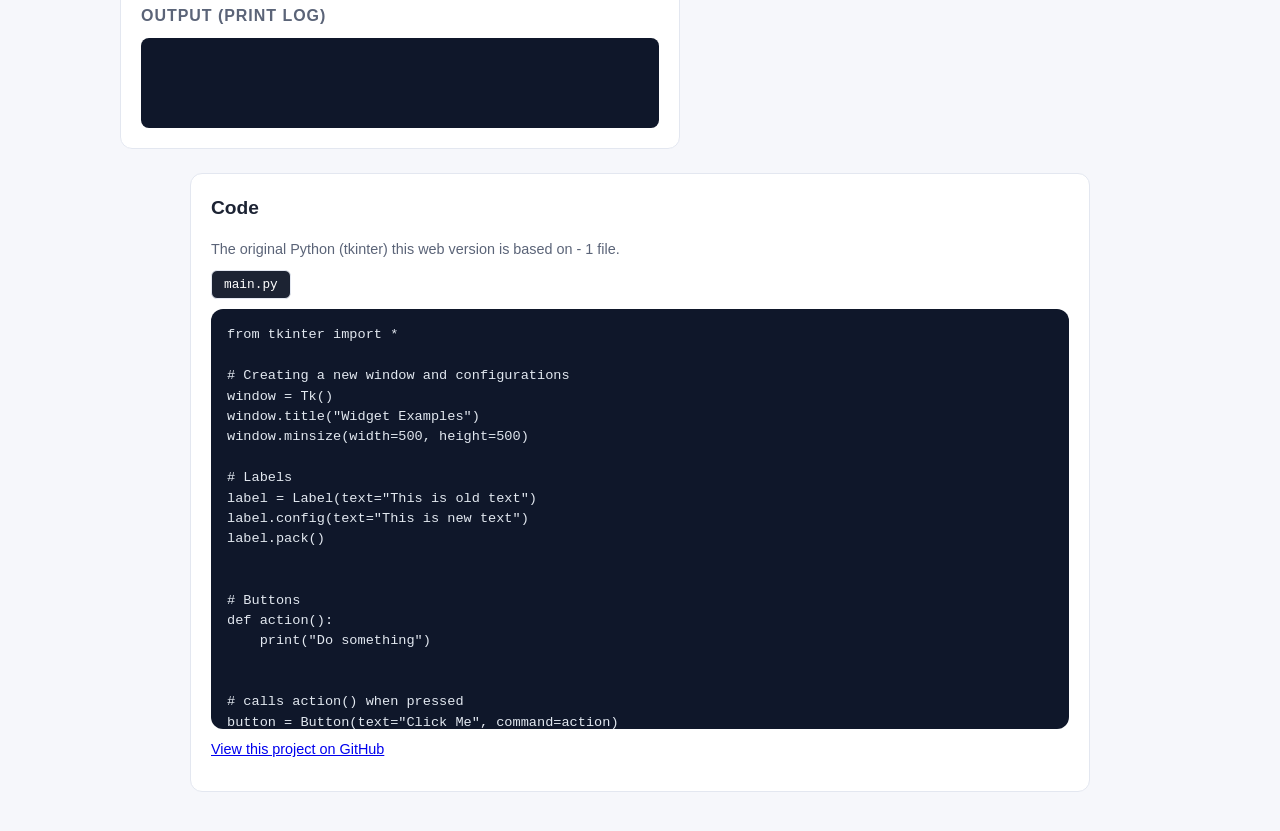
<file: docs/apps/tkinter-widget-demo/index.html>
<!DOCTYPE html>
<html lang="en">
<head>
<meta charset="UTF-8">
<meta name="viewport" content="width=device-width, initial-scale=1.0">
<title>Widget Examples: 100 Days of Python</title>
<link rel="stylesheet" href="../../styles.css">
<style>
  .demo-grid { display: grid; gap: 18px; max-width: 560px; }
  .demo-grid .panel { margin-bottom: 0; }
  .demo-grid .panel h3 { margin: 0 0 10px; font-size: 1rem; color: var(--muted); text-transform: uppercase; letter-spacing: .06em; }
</style>
</head>
<body>
<div class="wrap">
  <a class="back-link" href="https://aarongu.com/">← Back to all projects</a>
  <h1>Widget Examples</h1>
  <p class="status">Web version of the tkinter widget demo, with every widget from the original and an output log standing in for <code>print()</code>.</p>

  <div class="demo-grid">
    <div class="panel"><h3>Label</h3><div id="demo-label">This is new text</div></div>

    <div class="panel"><h3>Button</h3>
      <button class="btn" id="demo-button">Click Me</button>
    </div>

    <div class="panel"><h3>Entry</h3>
      <input type="text" id="demo-entry" value="Some text to begin with." style="width:100%;padding:10px;border:1px solid var(--border);border-radius:8px">
      <div class="row" style="margin-top:8px"><button class="btn secondary" id="entry-get">Get value</button></div>
    </div>

    <div class="panel"><h3>Text (multi-line)</h3>
      <textarea id="demo-text" rows="5" style="width:100%;padding:10px;border:1px solid var(--border);border-radius:8px">Example of multi-line text entry.</textarea>
      <div class="row" style="margin-top:8px"><button class="btn secondary" id="text-get">Get value</button></div>
    </div>

    <div class="panel"><h3>Spinbox (0–10)</h3>
      <input type="number" id="demo-spin" min="0" max="10" value="0" style="width:90px;padding:10px;border:1px solid var(--border);border-radius:8px">
    </div>

    <div class="panel"><h3>Scale (0–100)</h3>
      <input type="range" id="demo-scale" min="0" max="100" value="0" style="width:100%">
      <div class="status">Value: <span id="scale-val">0</span></div>
    </div>

    <div class="panel"><h3>Checkbutton</h3>
      <label><input type="checkbox" id="demo-check"> Is On?</label>
    </div>

    <div class="panel"><h3>Radiobuttons</h3>
      <label style="display:block"><input type="radio" name="demo-radio" value="1"> Option1</label>
      <label style="display:block"><input type="radio" name="demo-radio" value="2"> Option2</label>
    </div>

    <div class="panel"><h3>Listbox</h3>
      <select id="demo-list" size="4" style="width:100%;padding:8px;border:1px solid var(--border);border-radius:8px">
        <option>Apple</option><option>Pear</option><option>Orange</option><option>Banana</option>
      </select>
    </div>

    <div class="panel"><h3>Output (print log)</h3><div class="log-box" id="demo-log"></div></div>
  </div>
  <div style="height:40px"></div>
</div>
<script>
const logBox = document.getElementById("demo-log");
function log(v) { logBox.textContent += v + "\n"; logBox.scrollTop = logBox.scrollHeight; }

document.getElementById("demo-button").addEventListener("click", () => log("Do something"));
document.getElementById("entry-get").addEventListener("click", () =>
  log(document.getElementById("demo-entry").value));
document.getElementById("text-get").addEventListener("click", () =>
  log(document.getElementById("demo-text").value));
document.getElementById("demo-spin").addEventListener("change", (e) => log(e.target.value));
const scale = document.getElementById("demo-scale");
scale.addEventListener("input", (e) => {
  document.getElementById("scale-val").textContent = e.target.value;
  log(e.target.value);
});
document.getElementById("demo-check").addEventListener("change", (e) => log(e.target.checked ? 1 : 0));
document.querySelectorAll('input[name="demo-radio"]').forEach(r =>
  r.addEventListener("change", (e) => log(e.target.value)));
document.getElementById("demo-list").addEventListener("change", (e) => log(e.target.value));
</script>
<script src="../code-panel.js" data-slug="tkinter-widget-demo"></script>
</body>
</html>
</file>
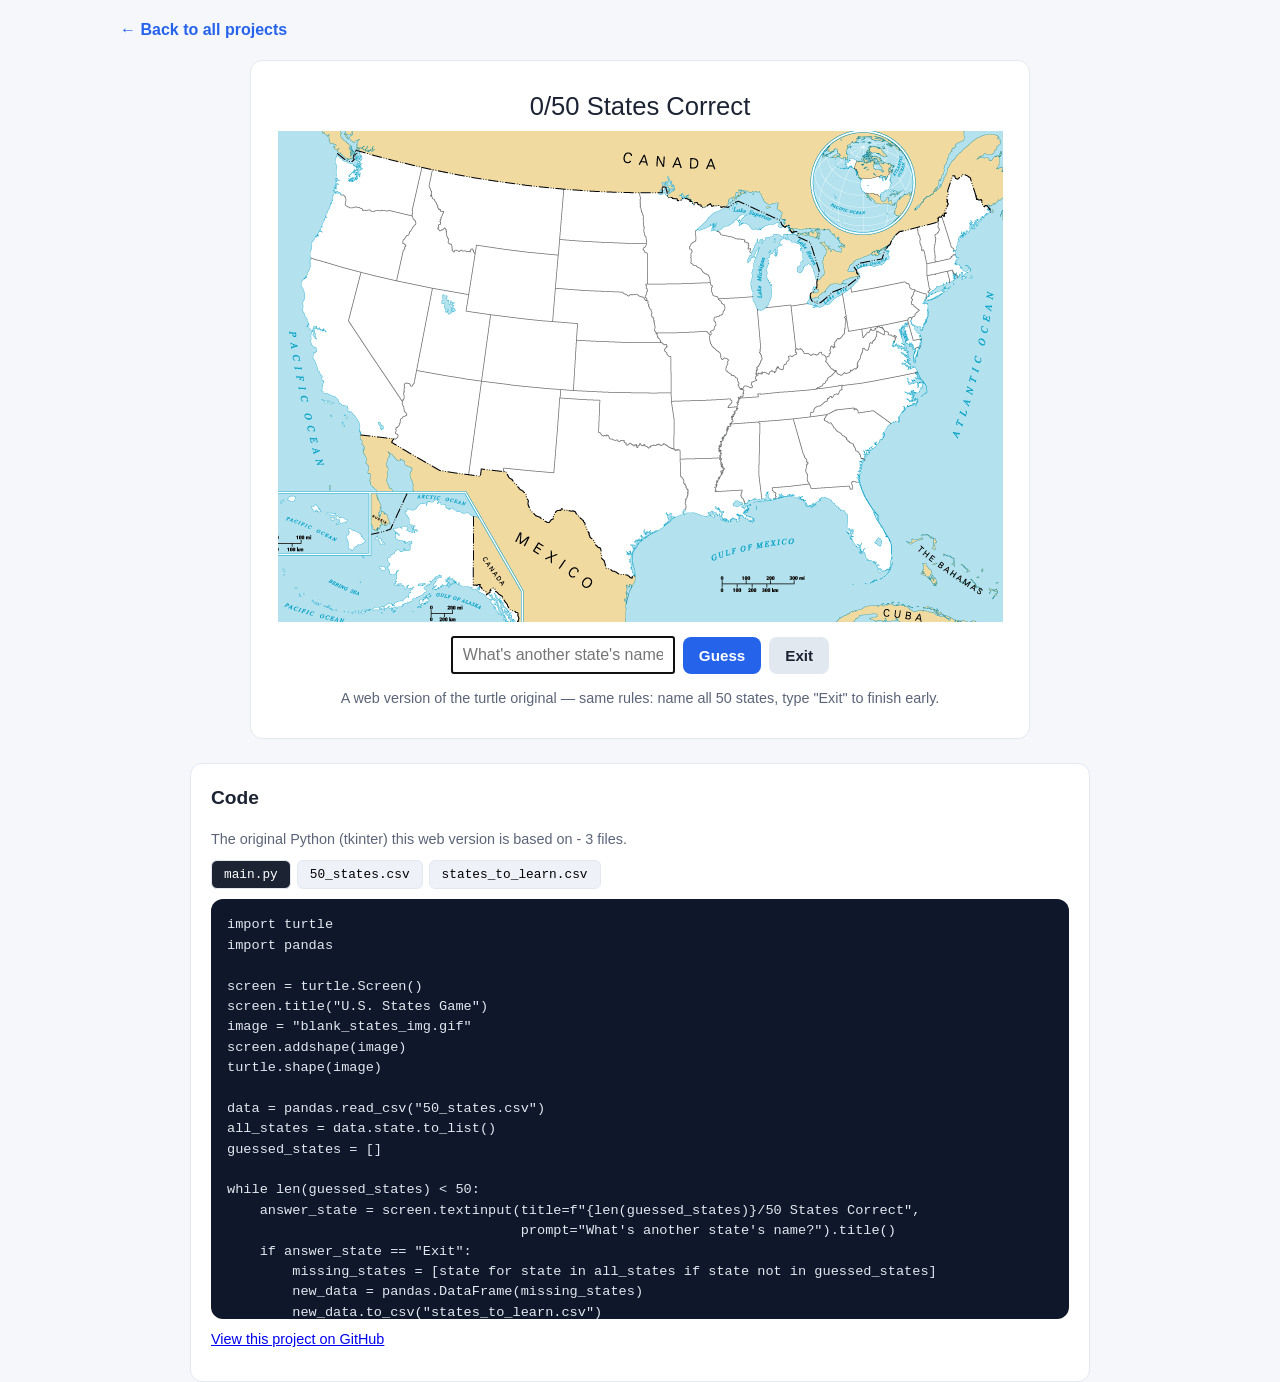
<file: docs/apps/us-states-game-start/index.html>
<!DOCTYPE html>
<html lang="en">
<head>
<meta charset="UTF-8">
<meta name="viewport" content="width=device-width, initial-scale=1.0">
<title>U.S. States Game: 100 Days of Python</title>
<link rel="stylesheet" href="../../styles.css">
<style>
  .states-title { text-align: center; font-size: 1.6rem; margin: 6px 0; }
  .map-wrap { position: relative; width: 725px; max-width: 100%; margin: 0 auto; }
  .map-wrap img { display: block; width: 100%; height: auto; }
  .state-label { position: absolute; transform: translate(-50%, -50%); font-size: 11px;
                 font-family: Arial, sans-serif; color: #000; pointer-events: none;
                 text-shadow: 0 0 2px #fff, 0 0 2px #fff; white-space: nowrap; }
  .guess-row { display: flex; gap: 8px; justify-content: center; margin: 14px 0; flex-wrap: wrap; }
  .guess-row input { font-size: 1rem; padding: 8px 10px; }
  #missing-list { columns: 3; max-width: 560px; margin: 12px auto; font-size: 0.95rem; }
</style>
</head>
<body>
<div class="wrap">
  <a class="back-link" href="https://aarongu.com/">← Back to all projects</a>
  <div class="panel" style="max-width:780px;margin:0 auto">
    <div class="states-title" id="title-label">U.S. States Game</div>
    <div class="map-wrap" id="map-wrap">
      <img src="blank_states_img.gif" alt="Blank U.S. map" id="map-img">
    </div>
    <div class="guess-row" id="guess-row">
      <input id="guess-input" type="text" placeholder="What's another state's name?" autocomplete="off">
      <button class="btn" id="guess-btn">Guess</button>
      <button class="btn secondary" id="exit-btn">Exit</button>
    </div>
    <p class="status" id="status" style="text-align:center"></p>
    <div id="end-panel" style="display:none;text-align:center">
      <p id="missing-title"></p>
      <div id="missing-list"></div>
      <button class="btn" id="download-btn">Download states_to_learn.csv</button>
      <button class="btn secondary" id="restart-btn">Play again</button>
    </div>
    <p class="hint" style="text-align:center">A web version of the turtle original — same rules: name all 50 states, type "Exit" to finish early.</p>
  </div>
</div>
<script src="states.js"></script>
<script>
// Faithful port of us-states-game-start/main.py.
// Turtle coords (center origin, y up) map to CSS px on the 725x491 image:
//   left = 362.5 + x,  top = 245.5 - y
const MAP_W = 725, MAP_H = 491;
const guessed = new Set();
const mapWrap = document.getElementById("map-wrap");
const titleLabel = document.getElementById("title-label");
const guessInput = document.getElementById("guess-input");
const statusEl = document.getElementById("status");

function updateTitle() {
  titleLabel.textContent = `${guessed.size}/50 States Correct`;
}

function placeLabel(state) {
  const el = document.createElement("span");
  el.className = "state-label";
  el.textContent = state.state;
  el.style.left = (MAP_W / 2 + state.x) / MAP_W * 100 + "%";
  el.style.top = (MAP_H / 2 - state.y) / MAP_H * 100 + "%";
  mapWrap.appendChild(el);
}

function guess() {
  const raw = guessInput.value.trim();
  guessInput.value = "";
  if (!raw) return;
  const answer = raw.charAt(0).toUpperCase() + raw.slice(1).toLowerCase();
  if (answer === "Exit") { endGame(); return; }
  const match = STATES.find(s => s.state === answer);
  if (match && !guessed.has(match.state)) {
    guessed.add(match.state);
    placeLabel(match);
    updateTitle();
    statusEl.textContent = "";
    if (guessed.size === 50) endGame(true);
  } else if (match) {
    statusEl.textContent = "You already guessed that one.";
  } else {
    statusEl.textContent = `"${raw}" isn't a U.S. state — try again.`;
  }
  guessInput.focus();
}

function endGame(won = false) {
  document.getElementById("guess-row").style.display = "none";
  document.getElementById("end-panel").style.display = "block";
  const missing = STATES.filter(s => !guessed.has(s.state)).map(s => s.state);
  titleLabel.textContent = won ? "50/50 — you named them all!" : `${guessed.size}/50 States Correct`;
  document.getElementById("missing-title").textContent =
    won ? "Amazing — no states left to learn!" : `${missing.length} states to learn:`;
  document.getElementById("missing-list").innerHTML =
    missing.map(s => `<div>${s}</div>`).join("");
  document.getElementById("download-btn").onclick = () => {
    // Same as the original's pandas to_csv("states_to_learn.csv").
    const csv = "state\n" + missing.join("\n") + "\n";
    const a = document.createElement("a");
    a.href = URL.createObjectURL(new Blob([csv], { type: "text/csv" }));
    a.download = "states_to_learn.csv";
    a.click();
    URL.revokeObjectURL(a.href);
  };
  statusEl.textContent = "";
}

document.getElementById("guess-btn").onclick = guess;
document.getElementById("exit-btn").onclick = () => endGame();
document.getElementById("restart-btn").onclick = () => location.reload();
guessInput.addEventListener("keydown", e => { if (e.key === "Enter") guess(); });
updateTitle();
guessInput.focus();
</script>
<script src="../code-panel.js" data-slug="us-states-game-start"></script>
</body>
</html>
</file>
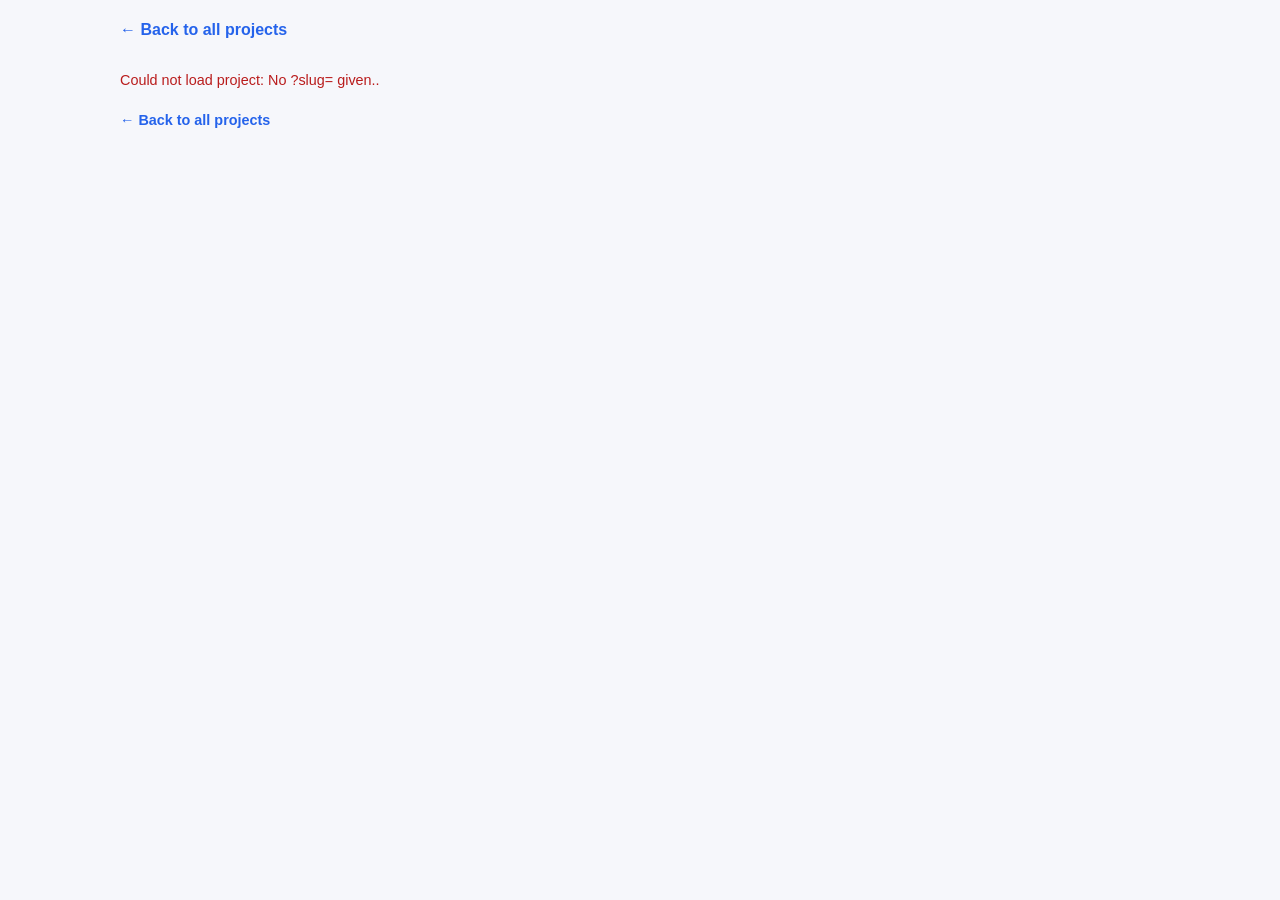
<file: docs/run.html>
<!DOCTYPE html>
<html lang="en">
<head>
<meta charset="UTF-8">
<meta name="viewport" content="width=device-width, initial-scale=1.0">
<title>Run project: 100 Days of Python</title>
<link rel="stylesheet" href="styles.css">
<script src="coi-serviceworker.js"></script>
</head>
<body>
<div class="wrap">
  <a class="back-link" href="https://aarongu.com/">← Back to all projects</a>
  <div id="loading" class="status">Loading project…</div>
  <div id="app" style="display:none">
    <h1 id="title" style="margin-bottom:4px"></h1>
    <p class="status" id="subtitle"></p>

    <div class="panel">
      <h2>Code</h2>
      <p class="status" id="file-count" style="margin-top:0"></p>
      <div class="file-tabs" id="file-tabs"></div>
      <div class="code-view" id="code-view"></div>
      <div class="md-view" id="md-view" style="display:none"></div>
    </div>

    <div class="panel">
      <h2>Run it <span class="status" id="engine-note"></span></h2>
      <div class="row" style="margin-bottom:12px">
        <button class="btn" id="run-btn">▶ Run</button>
        <button class="btn secondary" id="clear-btn">Clear Output</button>
        <button class="btn secondary" id="stop-btn" title="Stop the running program">Stop/Reset</button>
      </div>
      <div id="turtle-stage" style="display:none"><div id="turtle-canvas"></div></div>
      <div class="terminal" id="terminal"><span id="term-out">Press Run to execute.</span><span class="term-input-line" id="term-input-line" hidden><span class="term-caret">&gt;</span><input id="term-input" class="term-input" type="text" autocomplete="off" autocapitalize="off" spellcheck="false" aria-label="Program input"></span></div>
      <p class="status">Console projects that ask for input let you type straight into the terminal. Some projects need the network, images or other files that can't run in a browser, so any errors are shown above. Use "Stop/Reset" to stop a running game.</p>
    </div>
  </div>
</div>

<script>
const PYODIDE_URL = "https://cdn.jsdelivr.net/pyodide/v0.26.4/full/pyodide.js";
const MARKDOWN_URLS = [
  "https://cdn.jsdelivr.net/npm/marked@12.0.2/marked.min.js",
  "https://cdn.jsdelivr.net/npm/dompurify@3.1.6/dist/purify.min.js"
];
const SKULPT_URLS = [
  "https://skulpt.org/js/skulpt.min.js",
  "https://skulpt.org/js/skulpt-stdlib.js"
];

// Resources sit next to this page in production; a staging copy one directory
// deeper sets <html data-base="../"> so it can reuse the same data files.
const BASE = document.documentElement.dataset.base || "";
const slug = new URLSearchParams(location.search).get("slug");
const terminal = document.getElementById("terminal");
const termOut = document.getElementById("term-out");
const termInputLine = document.getElementById("term-input-line");
const termInput = document.getElementById("term-input");
const runBtn = document.getElementById("run-btn");
let project = null;   // {slug, files}
let meta = null;      // manifest entry
let pyodide = null;
let skulptLoaded = false;

function termPrint(text, cls) {
  const span = document.createElement("span");
  if (cls) span.className = cls;
  span.textContent = text;
  termOut.appendChild(span);
  terminal.scrollTop = terminal.scrollHeight;
}
function clearTerminal() { termOut.textContent = ""; }

// ---------- Live input line ----------
// Shown when the running program asks for input. Resolves with the typed line,
// or null if the run was stopped while waiting.
let pendingInput = null;

function askLine() {
  return new Promise((resolve) => {
    pendingInput = resolve;
    termInputLine.hidden = false;
    termInput.value = "";
    termInput.focus();
    terminal.scrollTop = terminal.scrollHeight;
  });
}
function submitLine() {
  if (!pendingInput) return;
  const value = termInput.value;
  const resolve = pendingInput;
  pendingInput = null;
  termInputLine.hidden = true;
  termInput.value = "";
  termPrint(value + "\n");   // echo it, the way a real terminal would
  resolve(value);
}
function hideInputLine() {
  termInputLine.hidden = true;
  if (!pendingInput) return;
  const resolve = pendingInput;
  pendingInput = null;
  resolve(null);
}
termInput.addEventListener("keydown", (e) => {
  if (e.key === "Enter") { e.preventDefault(); submitLine(); }
});
// Clicking anywhere in the terminal puts the cursor back where you type.
terminal.addEventListener("click", () => { if (pendingInput) termInput.focus(); });
// Clicking the drawing hands keyboard focus to Skulpt, for the cases where the
// automatic grab did not take.
document.getElementById("turtle-stage").addEventListener("click", () => {
  try { document.getElementById("turtle-canvas").focus(); } catch (e) { /* ignore */ }
});

// Each run takes a generation number. Stop/Reset bumps it, which tells the run in
// progress to abort at its next pause and keeps it from touching the page afterwards.
let runGen = 0;

// Skulpt keeps its turtle screen on the canvas element and reuses it on the next
// import, which leaves the old size and handlers behind. Drop it so every run starts fresh.
function discardTurtle() {
  const canvas = document.getElementById("turtle-canvas");
  try { if (canvas.turtleInstance) canvas.turtleInstance.reset(); } catch (e) { /* best effort */ }
  delete canvas.turtleInstance;
  canvas.innerHTML = "";
}
let pageTitle = document.title;   // games can change the tab title; reset restores it
function resetRun() {
  runGen++;
  stopWorker();
  hideInputLine();
  termOut.textContent = "Press Run to execute.";
  document.title = pageTitle;
  discardTurtle();
  runBtn.disabled = false;
  runBtn.textContent = "\u25B6 Run";
}

let markdownReady = null;
function ensureMarkdown() {
  if (!markdownReady) {
    markdownReady = Promise.all(MARKDOWN_URLS.map(loadScript)).then(() => {
      // Links in a preview open in a new tab, like the other links on the page.
      DOMPurify.addHook("afterSanitizeAttributes", (node) => {
        if (node.tagName === "A") {
          node.setAttribute("target", "_blank");
          node.setAttribute("rel", "noopener");
        }
      });
    }).catch((e) => { markdownReady = null; throw e; });
  }
  return markdownReady;
}

function loadScript(src) {
  return new Promise((resolve, reject) => {
    const s = document.createElement("script");
    // Under cross-origin isolation a no-cors script is blocked outright. Asking for
    // CORS satisfies require-corp for hosts that send Access-Control-Allow-Origin
    // (skulpt.org sends that but no Cross-Origin-Resource-Policy).
    if (/^https?:\/\//i.test(src) && src.indexOf(location.origin) !== 0) s.crossOrigin = "anonymous";
    s.src = src;
    s.onload = resolve;
    s.onerror = () => reject(new Error("Failed to load " + src));
    document.head.appendChild(s);
  });
}

async function init() {
  if (!slug) throw new Error("No ?slug= given.");
  const mres = await fetch(BASE + "data/manifest.json");
  if (!mres.ok) throw new Error(`Could not load the project list (HTTP ${mres.status})`);
  const manifest = await mres.json();
  meta = manifest.find(p => p.slug === slug);
  if (!meta) throw new Error("Unknown project: " + slug);
  if (meta.app) {
    // Projects with a hand-written web version (tkinter apps, us-states-game)
    // run there instead of in the Python runners.
    location.replace(BASE + `apps/${encodeURIComponent(slug)}/`);
    return;
  }
  if (meta.type === "tkinter") {
    throw new Error(`"${meta.title}" is a desktop app and its web version hasn't been built yet`);
  }
  const dres = await fetch(BASE + `data/${encodeURIComponent(slug)}.json`);
  if (!dres.ok) throw new Error(`Could not load files for "${slug}" (HTTP ${dres.status})`);
  project = await dres.json();
  if (!project.files || !Object.keys(project.files).length) throw new Error(`"${slug}" has no files`);

  document.title = pageTitle = `${meta.title}: 100 Days of Python`;
  document.getElementById("title").textContent = meta.title;
  const subtitle = document.getElementById("subtitle");
  document.getElementById("file-count").textContent = `${meta.files.length} file${meta.files.length === 1 ? "" : "s"}`;
  subtitle.textContent = "View Code on GitHub: ";
  const srcLink = document.createElement("a");
  const srcPath = (meta.src || `${slug}/${meta.entry}`).split("/").map(encodeURIComponent).join("/");
  srcLink.href = `https://github.com/cheetah029/100-days-of-python/blob/main/projects/${srcPath}`;
  srcLink.target = "_blank";
  srcLink.rel = "noopener";
  srcLink.textContent = srcLink.href;
  srcLink.style.overflowWrap = "anywhere";
  subtitle.appendChild(srcLink);
  document.getElementById("engine-note").textContent =
    meta.type === "turtle" ? "(Skulpt + turtle canvas)" : "(Pyodide)";

  // Code viewer with file tabs
  const tabs = document.getElementById("file-tabs");
  const view = document.getElementById("code-view");
  const mdView = document.getElementById("md-view");
  const names = Object.keys(project.files);
  let shown = null;
  const showFile = (name) => {
    shown = name;
    tabs.querySelectorAll("button").forEach(b =>
      b.classList.toggle("active", b.dataset.name === name));
    if (/\.(md|markdown)$/i.test(name)) { showMarkdown(name); return; }
    mdView.style.display = "none";
    view.style.display = "";
    view.textContent = project.files[name];
  };
  // Markdown files render as a formatted preview; fall back to raw text if the
  // renderer can't be loaded.
  const showMarkdown = async (name) => {
    view.style.display = "none";
    mdView.style.display = "block";
    mdView.textContent = "Loading preview…";
    try {
      await ensureMarkdown();
      if (shown !== name) return;
      mdView.innerHTML = DOMPurify.sanitize(marked.parse(project.files[name], { gfm: true }));
      // Some course images are no longer hosted; show a note instead of a broken icon.
      mdView.querySelectorAll("img").forEach((img) => img.addEventListener("error", () => {
        const note = document.createElement("em");
        note.className = "status";
        note.textContent = "(image unavailable" + (img.alt ? ": " + img.alt : "") + ")";
        img.replaceWith(note);
      }, { once: true }));
    } catch (e) {
      if (shown !== name) return;
      mdView.style.display = "none";
      view.style.display = "";
      view.textContent = project.files[name];
    }
  };
  for (const name of names) {
    const b = document.createElement("button");
    b.textContent = name;
    b.dataset.name = name;
    b.onclick = () => showFile(name);
    tabs.appendChild(b);
  }
  showFile(meta.entry && project.files[meta.entry] ? meta.entry : names[0]);

  if (meta.type === "turtle") {
    document.getElementById("turtle-stage").style.display = "block";
    const hint = document.createElement("p");
    hint.className = "hint";
    hint.textContent = "Tip: the drawing takes keyboard focus automatically - just use the arrow keys. Click it again if focus is lost.";
    document.getElementById("turtle-stage").appendChild(hint);
  }

  document.getElementById("loading").style.display = "none";
  document.getElementById("app").style.display = "block";
  runBtn.onclick = runProject;
  document.getElementById("clear-btn").onclick = clearTerminal;
  document.getElementById("stop-btn").onclick = resetRun;
  if (meta.type === "turtle") {
    // Keep arrow keys / space from scrolling the page while playing turtle games.
    window.addEventListener("keydown", (e) => {
      if (runBtn.disabled && ["ArrowUp", "ArrowDown", "ArrowLeft", "ArrowRight", " "].includes(e.key) &&
          !/INPUT|TEXTAREA|BUTTON/.test((e.target && e.target.tagName) || "")) e.preventDefault();
    });
  }
}

// ---------- Console: Pyodide ----------
// Python runs in a worker whenever the page is cross-origin isolated, so input()
// can park on Atomics.wait while the page keeps taking keystrokes. Without
// isolation there is no SharedArrayBuffer, so we fall back to running Pyodide on
// this thread, where the only way to block is a prompt dialog.
const CAN_USE_WORKER =
  typeof SharedArrayBuffer !== "undefined" &&
  typeof Atomics !== "undefined" &&
  self.crossOriginIsolated === true;

const CTL_BYTES = 8, LINE_BYTES = 65536;
const ST_WAITING = 0, ST_READY = 1, ST_EOF = 2;
// Bump WORKER_VERSION whenever pyworker.js changes: GitHub Pages serves it with
// max-age=600, and a stale worker paired with a fresh page silently misbehaves.
const WORKER_VERSION = "2";
let worker = null, workerCtl = null, workerData = null;

function startWorker() {
  const sab = new SharedArrayBuffer(CTL_BYTES + LINE_BYTES);
  workerCtl = new Int32Array(sab, 0, 2);
  workerData = new Uint8Array(sab, CTL_BYTES);
  worker = new Worker("pyworker.js?v=" + WORKER_VERSION);
  worker.onmessage = onWorkerMessage;
  worker.onerror = (e) => {
    termPrint("\n" + (e.message || "The Python worker failed to start.") + "\n", "err");
    finishRun();
  };
  worker.postMessage({ type: "init", sab, slug });
  return worker;
}

// Terminating is the only reliable way to stop a worker that is mid-loop or
// parked in Atomics.wait; the next Run builds a fresh one.
function stopWorker() {
  if (!worker) return;
  worker.terminate();
  worker = null;
  workerCtl = null;
  workerData = null;
}

// Hand the typed line to the parked worker and wake it.
function answerWorker(line) {
  if (!workerCtl) return;
  if (line === null) {
    Atomics.store(workerCtl, 0, ST_EOF);
  } else {
    const bytes = new TextEncoder().encode(line);
    const n = Math.min(bytes.length, workerData.length);
    workerData.set(bytes.subarray(0, n));
    Atomics.store(workerCtl, 1, n);
    Atomics.store(workerCtl, 0, ST_READY);
  }
  Atomics.notify(workerCtl, 0);
}

function finishRun() {
  hideInputLine();
  runBtn.disabled = false;
  runBtn.textContent = "\u25B6 Run";
}

function onWorkerMessage(e) {
  const m = e.data || {};
  if (m.type === "out") termPrint(m.text, m.cls);
  else if (m.type === "clear") clearTerminal();
  else if (m.type === "status") { runBtn.disabled = true; runBtn.textContent = m.text; }
  else if (m.type === "input") askLine().then(answerWorker);
  else if (m.type === "done") { termPrint("\n(finished)\n"); finishRun(); }
  else if (m.type === "error") { termPrint("\n" + m.message + "\n", "err"); finishRun(); }
}

async function ensurePyodide() {
  if (pyodide) return pyodide;
  runBtn.disabled = true;
  runBtn.textContent = "Loading Python…";
  try {
    await loadScript(PYODIDE_URL);
    pyodide = await loadPyodide();
    // Stream raw chunks so partial lines (e.g. input prompts) show immediately and
    // newlines are preserved ("batched" mode strips them).
    const outDec = new TextDecoder(), errDec = new TextDecoder();
    pyodide.setStdout({ write: (buf) => { termPrint(outDec.decode(buf, { stream: true })); return buf.length; } });
    pyodide.setStderr({ write: (buf) => { termPrint(errDec.decode(buf, { stream: true }), "err"); return buf.length; } });
    // Hooks pybootstrap.js calls. No SharedArrayBuffer on this path, so blocking
    // for a line means a dialog; echo it so the transcript still reads correctly.
    window.pyInput = (text) => {
      const v = window.prompt(text);
      if (v !== null) termPrint(v + "\n");
      return v;
    };
    window.pyClear = clearTerminal;
    pyodide.globals.set("__run_slug", slug);
    await loadScript("pybootstrap.js");
    await pyodide.runPythonAsync(self.BOOTSTRAP_PY);
  } catch (e) {
    pyodide = null;
    throw e;
  } finally {
    runBtn.disabled = false;
    runBtn.textContent = "▶ Run";
  }
  return pyodide;
}

async function runConsole() {
  const gen = ++runGen;
  clearTerminal();
  runBtn.disabled = true;
  runBtn.textContent = "Running…";
  if (CAN_USE_WORKER) {
    if (!worker) startWorker();
    worker.postMessage({ type: "run", files: project.files, entry: meta.entry });
    return;   // output, input requests and completion all arrive as messages
  }
  await runConsoleOnMainThread(gen);
}

// Fallback for browsers/contexts without cross-origin isolation.
async function runConsoleOnMainThread(gen) {
  const py = await ensurePyodide();
  if (gen !== runGen) return;
  try {
    py.runPython("_prepare_run()");
    // Write every project file into the virtual FS so imports + data files work.
    for (const [name, content] of Object.entries(project.files)) {
      const parts = name.split("/");
      let dir = "/home/pyodide/project";
      for (let i = 0; i < parts.length - 1; i++) {
        dir += "/" + parts[i];
        try { py.FS.mkdir(dir); } catch (e) { /* exists */ }
      }
      py.FS.writeFile("/home/pyodide/project/" + name, content);
    }
    const code = project.files[meta.entry] || Object.values(project.files)[0];
    // Install any Pyodide-provided packages the project imports (pandas, etc.).
    const allSrc = Object.entries(project.files).filter(([n]) => n.endsWith(".py")).map(([, c]) => c);
    try { await py.loadPackagesFromImports(allSrc.join("\n")); } catch (e) { /* best effort */ }
    if (gen !== runGen) return;
    // Fresh globals each run, and behave like `python main.py`.
    const globals = py.globals.get("dict")();
    globals.set("__name__", "__main__");
    globals.set("__file__", "/home/pyodide/project/" + meta.entry);
    try {
      await py.runPythonAsync(code, { globals });
    } finally {
      globals.destroy();
    }
    if (gen === runGen) termPrint("\n(finished)\n");
  } catch (e) {
    if (gen === runGen) termPrint("\n" + String(e && e.message ? e.message : e) + "\n", "err");
  } finally {
    if (gen === runGen) {
      runBtn.disabled = false;
      runBtn.textContent = "▶ Run";
    }
  }
}

// ---------- Turtle: Skulpt ----------
async function ensureSkulpt() {
  if (skulptLoaded) return;
  runBtn.disabled = true;
  runBtn.textContent = "Loading runtime…";
  try {
    for (const u of SKULPT_URLS) await loadScript(u);
    skulptLoaded = true;
  } finally {
    runBtn.disabled = false;
    runBtn.textContent = "▶ Run";
  }
}

let turtleCompat = null;   // docs/turtle_compat.py (fills gaps in Skulpt's turtle)

async function runTurtle() {
  const gen = ++runGen;
  await ensureSkulpt();
  if (gen !== runGen) return;
  if (turtleCompat === null) {
    try {
      const r = await fetch(BASE + "turtle_compat.py");
      turtleCompat = r.ok ? await r.text() : "";
    } catch (e) { turtleCompat = ""; }
  }
  if (gen !== runGen) return;
  clearTerminal();
  discardTurtle();
  // Map both "snake" and "snake.py" so Skulpt imports resolve.
  const pf = {};
  for (const [name, content] of Object.entries(project.files)) {
    const base = name.split("/").pop();
    pf[name] = content;
    pf[base] = content;
    pf[base.replace(/\.py$/, "")] = content;
  }
  // Skulpt's open() reads data files from hidden <textarea id="filename"> elements.
  document.querySelectorAll("textarea.skulpt-file").forEach(t => t.remove());
  for (const [name, content] of Object.entries(project.files)) {
    if (name.endsWith(".py")) continue;
    for (const id of new Set([name, name.split("/").pop()])) {
      const ta = document.createElement("textarea");
      ta.id = id; ta.className = "skulpt-file"; ta.value = content; ta.style.display = "none";
      document.body.appendChild(ta);
    }
  }
  (Sk.TurtleGraphics || (Sk.TurtleGraphics = {})).target = "turtle-canvas";
  Sk.configure({
    output: (t) => termPrint(t),
    read: (x) => {
      // Skulpt asks for user modules as "./name.py" (and "./pkg/__init__.py").
      const key = String(x).replace(/^(\.\/)+/, "");
      if (pf[key] !== undefined) return pf[key];
      if (pf[x] !== undefined) return pf[x];
      if (Sk.builtinFiles && Sk.builtinFiles.files[x] !== undefined)
        return Sk.builtinFiles.files[x];
      throw "File not found: '" + x + "'";
    },
    // Skulpt runs under asyncToPromise, so inputfun may return a promise and the
    // program suspends until the user types a line into the terminal. Skulpt hands
    // the prompt to us rather than printing it (window.prompt used to show it in
    // the dialog), so echo it first or the question is invisible.
    inputfun: (promptText) => {
      if (promptText) termPrint(String(promptText));
      return askLine().then((v) => (v === null ? "" : v));
    },
    inputfunTakesPrompt: true,
    __future__: Sk.python3
  });
  runBtn.disabled = true;
  runBtn.textContent = "Running…";
  const code = project.files[meta.entry] || Object.values(project.files)[0];
  // Called at every pause in the Skulpt program; rejecting here ends the run.
  const stopCheck = { "*": () => (gen !== runGen ? Promise.reject(new Error("Stopped")) : null) };
  try {
    if (turtleCompat) {
      try {
        if (Sk._origOpen) Sk.builtins.open = Sk._origOpen;
        const m = await Sk.misceval.asyncToPromise(() =>
          Sk.importMainWithBody("<compat>", false, turtleCompat, true), stopCheck);
        if (!Sk._origOpen) Sk._origOpen = Sk.builtins.open;
        if (m && m.$d && m.$d._cp_open) Sk.builtins.open = m.$d._cp_open;
      } catch (e) {
        console.warn("turtle compat layer failed to load", e);
      }
    }
    if (gen !== runGen) return;
    // Skulpt binds its key handlers to the canvas and only fires them when it has
    // focus. Take focus as soon as the canvas appears: for an exitonclick sketch a
    // click would end the program, so the user cannot be asked to click first.
    let focusTries = 0;
    const focusTimer = setInterval(() => {
      if (++focusTries > 60 || gen !== runGen) { clearInterval(focusTimer); return; }
      if (!document.querySelector("#turtle-canvas canvas")) return;
      clearInterval(focusTimer);
      // Skulpt puts tabindex="0" on the host div and listens for keys there, so
      // plain DOM focus is what actually works; Sk.TurtleGraphics.focus() does not
      // move document.activeElement.
      try { document.getElementById("turtle-canvas").focus(); } catch (e) { /* ignore */ }
    }, 250);
    try {
      await Sk.misceval.asyncToPromise(() =>
        Sk.importMainWithBody("<stdin>", false, code, true), stopCheck);
    } finally {
      clearInterval(focusTimer);
    }
    if (gen === runGen) termPrint("\n(finished)\n");
  } catch (err) {
    if (gen === runGen) termPrint((err && err.toString ? err.toString() : String(err)) + "\n", "err");
  } finally {
    if (gen === runGen) {
      runBtn.disabled = false;
      runBtn.textContent = "▶ Run";
    }
  }
}

function runProject() {
  const p = meta.type === "turtle" ? runTurtle() : runConsole();
  return Promise.resolve(p).catch((e) => {
    runBtn.disabled = false;
    runBtn.textContent = "▶ Run";
    termPrint("\nCould not start: " + String(e && e.message ? e.message : e) + "\n", "err");
  });
}

init().catch(err => {
  const box = document.getElementById("loading");
  box.textContent = "";
  const msg = document.createElement("span");
  msg.className = "err";
  msg.style.color = "#b91c1c";
  msg.textContent = "Could not load project: " + String(err.message || err) + ".";
  const back = document.createElement("a");
  back.className = "back-link";
  back.href = "https://aarongu.com/";
  back.textContent = "\u2190 Back to all projects";
  box.append(msg, document.createElement("br"), back);
  console.error(err);
});
</script>
</body>
</html>
</file>
<file: docs/styles.css>
/* Shared styles for the 100 Days of Python site. Vanilla CSS, no frameworks. */
:root {
  --bg: #f6f7fb;
  --card: #ffffff;
  --ink: #1c2333;
  --muted: #5b6478;
  --accent: #2563eb;
  --accent-dark: #1d4ed8;
  --green: #16a34a;
  --amber: #d97706;
  --purple: #7c3aed;
  --border: #e3e7f0;
  /* Code theme: shared by the code viewer and the markdown preview. */
  --code-bg: #0f172a;
  --code-ink: #e2e8f0;
  --code-muted: #94a3b8;
  --code-accent: #93c5fd;
  --code-border: #334155;
  --code-raised: #1e293b;
  --code-deep: #0b0f1a;
  --radius: 12px;
  --mono: ui-monospace, SFMono-Regular, Menlo, Consolas, monospace;
}

* { box-sizing: border-box; }

body {
  margin: 0;
  font-family: -apple-system, BlinkMacSystemFont, "Segoe UI", Roboto, Helvetica, Arial, sans-serif;
  background: var(--bg);
  color: var(--ink);
  line-height: 1.5;
}

.wrap { max-width: 1080px; margin: 0 auto; padding: 0 20px; }

header.site {
  background: linear-gradient(135deg, #1e293b, #0f172a);
  color: #fff;
  padding: 44px 0 36px;
  margin-bottom: 28px;
}
header.site h1 { margin: 0 0 8px; font-size: 2rem; letter-spacing: -0.02em; }
header.site p { margin: 0; color: #c3cede; max-width: 640px; }
header.site a { color: #93c5fd; }

.toolbar {
  display: flex;
  flex-wrap: wrap;
  gap: 10px;
  align-items: center;
  margin-bottom: 20px;
}
.toolbar input[type="search"] {
  flex: 1 1 240px;
  padding: 10px 14px;
  font-size: 1rem;
  border: 1px solid var(--border);
  border-radius: var(--radius);
  background: var(--card);
}
.filters { display: flex; gap: 8px; flex-wrap: wrap; }
.filters button {
  border: 1px solid var(--border);
  background: var(--card);
  color: var(--ink);
  padding: 8px 14px;
  border-radius: 999px;
  cursor: pointer;
  font-size: 0.9rem;
}
.filters button.active { background: var(--ink); color: #fff; border-color: var(--ink); }

.grid {
  display: grid;
  grid-template-columns: repeat(auto-fill, minmax(240px, 1fr));
  gap: 16px;
  padding-bottom: 60px;
}
.card {
  background: var(--card);
  border: 1px solid var(--border);
  border-radius: var(--radius);
  padding: 18px;
  display: flex;
  flex-direction: column;
  gap: 10px;
  transition: transform 0.12s ease, box-shadow 0.12s ease;
}
.card:hover { transform: translateY(-2px); box-shadow: 0 8px 24px rgba(15, 23, 42, 0.08); }
.card h3 { margin: 0; font-size: 1.05rem; }
.card .meta { color: var(--muted); font-size: 0.85rem; }
.badge {
  display: inline-block;
  font-size: 0.72rem;
  font-weight: 700;
  text-transform: uppercase;
  letter-spacing: 0.06em;
  padding: 3px 10px;
  border-radius: 999px;
  width: fit-content;
}
.badge.console { background: #dcfce7; color: #166534; }
.badge.turtle { background: #fef3c7; color: #92400e; }
.badge.tkinter { background: #ede9fe; color: #5b21b6; }
.card a.run-btn, .btn {
  display: inline-block;
  text-align: center;
  background: var(--accent);
  color: #fff;
  text-decoration: none;
  padding: 10px 16px;
  border-radius: 8px;
  font-weight: 600;
  border: none;
  cursor: pointer;
  font-size: 0.95rem;
  margin-top: auto;
}
.card a.run-btn:hover, .btn:hover { background: var(--accent-dark); }
.btn.secondary { background: #e2e8f0; color: var(--ink); }
.btn.secondary:hover { background: #cbd5e1; }
.btn:disabled { opacity: 0.55; cursor: wait; }

.back-link { display: inline-block; margin: 18px 0; color: var(--accent); text-decoration: none; font-weight: 600; }
.back-link:hover { text-decoration: underline; }

.panel {
  background: var(--card);
  border: 1px solid var(--border);
  border-radius: var(--radius);
  padding: 20px;
  margin-bottom: 20px;
}
.panel h2 { margin-top: 0; font-size: 1.2rem; }

.code-view {
  background: var(--code-bg);
  color: var(--code-ink);
  border-radius: var(--radius);
  padding: 16px;
  overflow: auto;
  max-height: 420px;
  font-family: var(--mono);
  font-size: 0.85rem;
  white-space: pre;
}
/* Markdown preview: same code theme variables as .code-view, no colors of its own. */
.md-view {
  background: var(--code-bg);
  color: var(--code-ink);
  border-radius: var(--radius);
  padding: 4px 20px 16px;
  overflow: auto;
  max-height: 420px;
  line-height: 1.6;
  overflow-wrap: anywhere;
}
.md-view h1, .md-view h2, .md-view h3, .md-view h4 { margin: 1.1em 0 0.4em; line-height: 1.25; }
.md-view h1 { font-size: 1.4rem; }
.md-view h2 { font-size: 1.2rem; }
.md-view h3 { font-size: 1.05rem; }
.md-view p, .md-view ul, .md-view ol { margin: 0.6em 0; }
.md-view img { max-width: 100%; height: auto; }
.md-view a { color: var(--code-accent); }
.md-view blockquote { margin: 0.8em 0; padding: 2px 14px; border-left: 4px solid var(--code-border); color: var(--code-muted); }
.md-view code { font-family: var(--mono); font-size: 0.85em; background: var(--code-raised); padding: 1px 5px; border-radius: 4px; }
.md-view pre { background: var(--code-deep); padding: 12px 14px; border-radius: 8px; overflow: auto; }
.md-view pre code { background: none; padding: 0; }
.md-view hr { border: 0; border-top: 1px solid var(--code-border); }
.md-view .status { color: var(--code-muted); }
.terminal {
  background: #0b0f1a;
  color: #d1fae5;
  border-radius: var(--radius);
  padding: 16px;
  font-family: var(--mono);
  font-size: 0.9rem;
  min-height: 180px;
  max-height: 420px;
  overflow-y: auto;
  white-space: pre-wrap;
  word-break: break-word;
}
.terminal .err { color: #fca5a5; }

/* Live input line: a bare input styled to disappear into the terminal text. */
.term-input-line { display: flex; align-items: baseline; gap: 6px; }
/* display:flex would otherwise beat the UA stylesheet's [hidden] rule. */
.term-input-line[hidden] { display: none; }
.term-caret { color: #34d399; flex: none; }
.term-input {
  flex: 1 1 auto;
  min-width: 0;
  background: transparent;
  border: 0;
  outline: none;
  padding: 0;
  color: inherit;
  font: inherit;
  caret-color: #34d399;
}

.file-tabs { display: flex; gap: 6px; flex-wrap: wrap; margin-bottom: 10px; }
.file-tabs button {
  font-family: var(--mono);
  font-size: 0.8rem;
  border: 1px solid var(--border);
  background: #eef1f7;
  padding: 6px 12px;
  border-radius: 6px;
  cursor: pointer;
}
.file-tabs button.active { background: var(--ink); color: #fff; }

#turtle-stage { text-align: center; }
/* The drawing area is the same colour as the card, so mark its edges: without a
   border you cannot tell where the canvas ends and a turtle has gone off-screen. */
#turtle-canvas {
  display: inline-block;
  border: 2px solid var(--border);
  border-radius: var(--radius);
  background: #fff;
  overflow: hidden;
  max-width: 100%;
}
#turtle-canvas:empty { display: none; }
#turtle-stage canvas, #turtle-stage > div { margin: 0 auto; }
#turtle-canvas canvas { display: block; max-width: 100%; }

.status { color: var(--muted); font-size: 0.9rem; margin: 10px 0; }

.app-form { display: grid; gap: 12px; max-width: 520px; }
.app-form label { font-weight: 600; font-size: 0.9rem; }
.app-form input[type="text"], .app-form input[type="number"], .app-form select, .app-form textarea {
  padding: 10px 12px;
  font-size: 1rem;
  border: 1px solid var(--border);
  border-radius: 8px;
  width: 100%;
}
.result-box {
  background: #f1f5f9;
  border: 1px dashed var(--border);
  border-radius: 8px;
  padding: 16px;
  font-size: 1.1rem;
  margin-top: 8px;
}
.flashcard {
  width: 100%;
  max-width: 560px;
  aspect-ratio: 8 / 5;
  margin: 0 auto 16px;
  perspective: 1000px;
  cursor: pointer;
}
.flashcard-inner {
  position: relative;
  width: 100%;
  height: 100%;
  transition: transform 0.5s;
  transform-style: preserve-3d;
}
.flashcard.flipped .flashcard-inner { transform: rotateY(180deg); }
.flashcard-face {
  position: absolute;
  inset: 0;
  display: flex;
  flex-direction: column;
  align-items: center;
  justify-content: center;
  gap: 8px;
  border-radius: 16px;
  backface-visibility: hidden;
  box-shadow: 0 10px 30px rgba(15, 23, 42, 0.12);
}
.flashcard-front { background: #fff; }
.flashcard-back { background: #1e3a5f; color: #fff; transform: rotateY(180deg); }
.flashcard-face .lang { font-size: 0.85rem; text-transform: uppercase; letter-spacing: 0.15em; opacity: 0.6; }
.flashcard-face .word { font-size: 2.2rem; font-weight: 700; }
.quiz-card {
  background: #fff;
  /* The quizzler page sets color:#fff on body; without this the question text
     is white on a white card and the card looks blank. */
  color: var(--ink);
  border-radius: 12px;
  padding: 32px 24px;
  text-align: center;
  font-size: 1.25rem;
  min-height: 180px;
  display: flex;
  align-items: center;
  justify-content: center;
  border: 1px solid var(--border);
  transition: background 0.2s, color 0.2s;
}
/* Answer feedback paints the card green/red - switch to white text to stay legible. */
.quiz-card.answered { color: #fff; }
/* Code panel appended to the web-app pages. Needs its own card look because some
   of those pages restyle .panel (quizzler makes panels transparent on a dark bg). */
.code-panel {
  background: var(--card) !important;
  border: 1px solid var(--border) !important;
  color: var(--ink);
  max-width: 900px;
  margin: 24px auto 0;
  text-align: left;
}
.code-panel h2, .code-panel .status { color: var(--ink); }
.code-panel .status { color: var(--muted); }
.quote-box {
  background: #fff;
  border-left: 5px solid var(--accent);
  border-radius: 0 12px 12px 0;
  padding: 28px;
  font-size: 1.4rem;
  font-style: italic;
  margin: 16px 0;
  box-shadow: 0 4px 14px rgba(15, 23, 42, 0.06);
}
.timer-display {
  font-family: var(--mono);
  font-size: 4rem;
  font-weight: 700;
  text-align: center;
  margin: 12px 0;
}
.checkmarks { text-align: center; font-size: 1.4rem; color: var(--green); min-height: 2rem; }
.log-box {
  background: #0f172a;
  color: #e2e8f0;
  border-radius: 8px;
  padding: 12px;
  font-family: var(--mono);
  font-size: 0.85rem;
  min-height: 90px;
  max-height: 220px;
  overflow-y: auto;
  white-space: pre-wrap;
}
.row { display: flex; gap: 10px; flex-wrap: wrap; align-items: center; }
footer.site { text-align: center; color: var(--muted); padding: 30px 0 50px; font-size: 0.9rem; }
footer.site a { color: var(--accent); }

@media (max-width: 640px) {
  header.site h1 { font-size: 1.5rem; }
  .timer-display { font-size: 3rem; }
  .flashcard-face .word { font-size: 1.6rem; }
}
.hint { color: var(--muted); font-size: 0.9rem; margin: 8px 0; text-align: center; }
</file>
